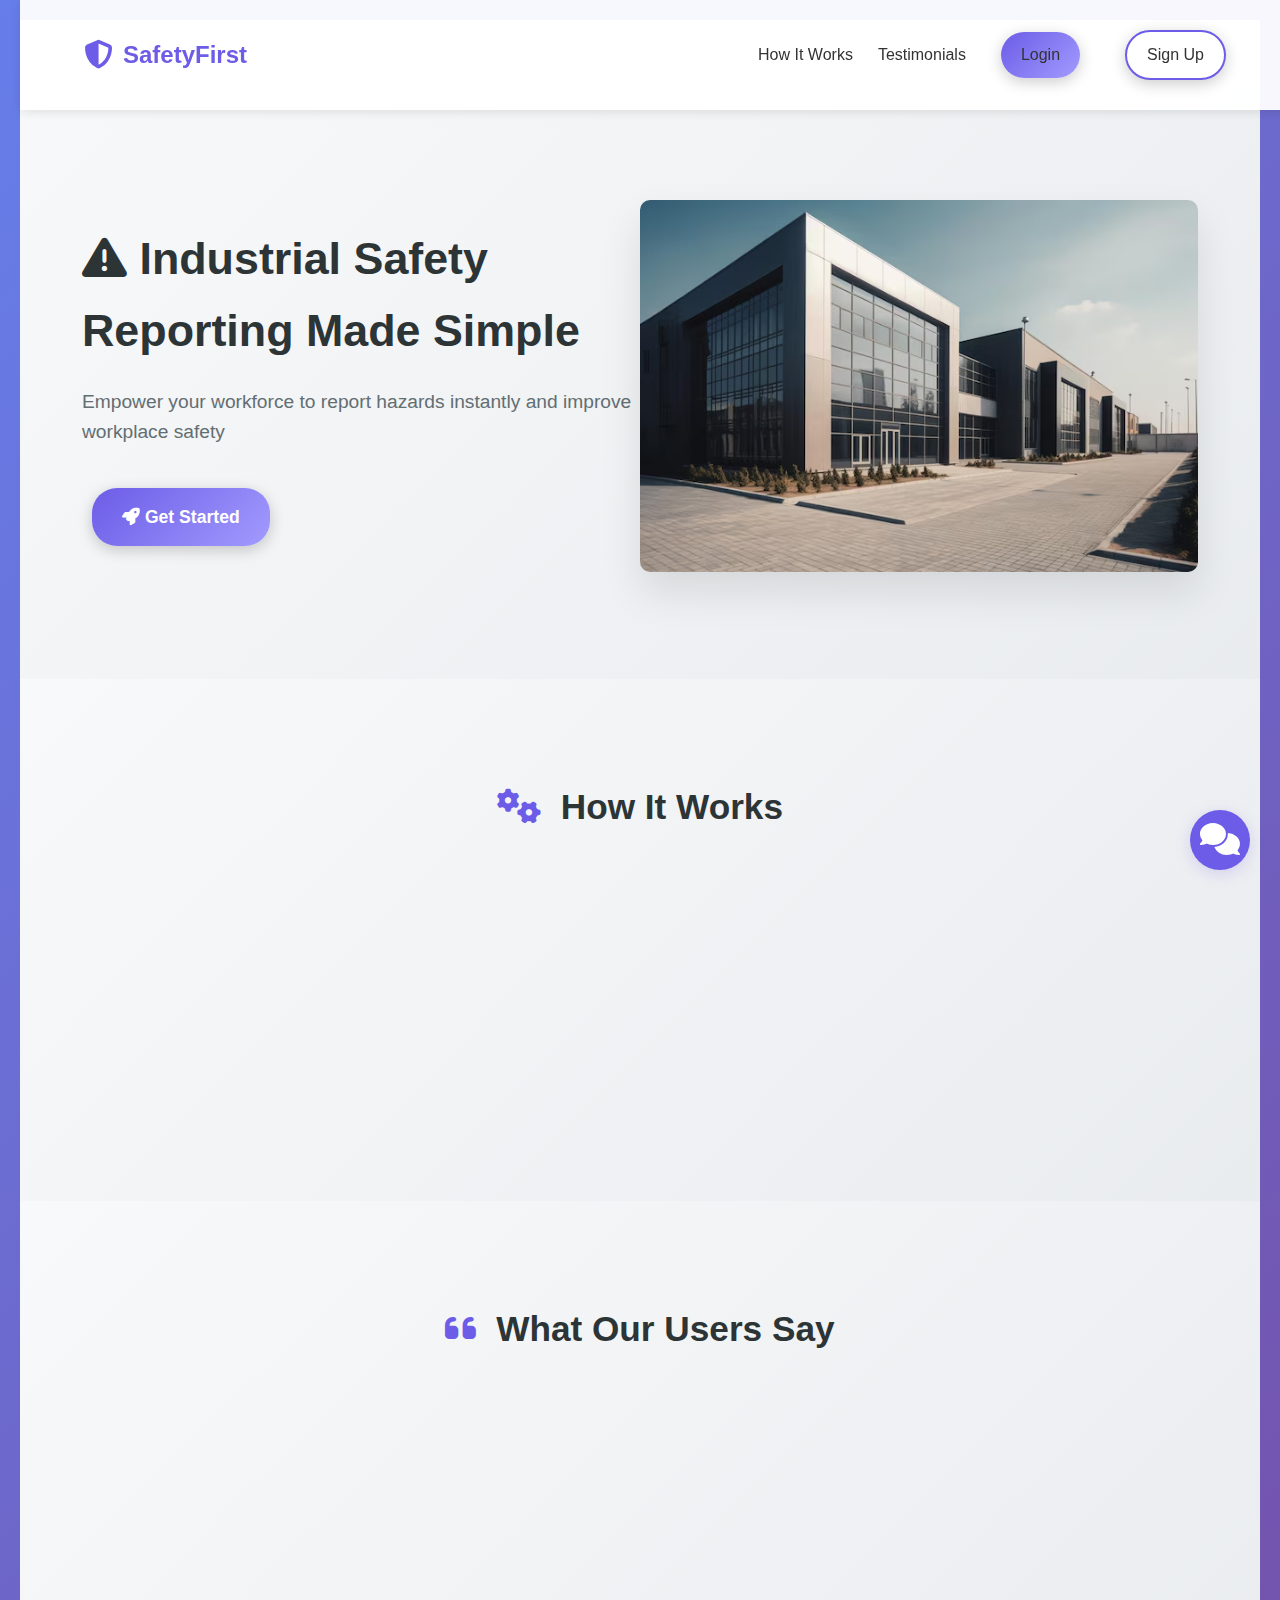
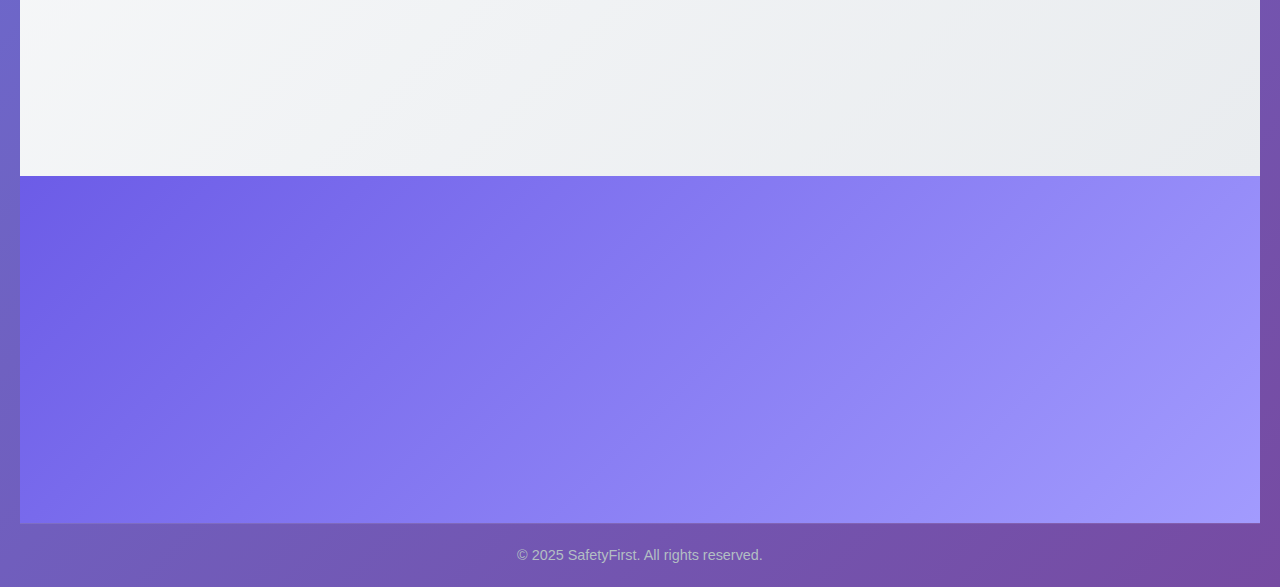
<file: index.html>
<!DOCTYPE html>
<html lang="en">
<head>
    <meta charset="UTF-8">
    <meta name="viewport" content="width=device-width, initial-scale=1.0">
    <title>SafetyFirst - Industrial Safety Reporting System</title>
     <link rel="stylesheet" href="styles.css">
    <link rel="stylesheet" href="https://cdnjs.cloudflare.com/ajax/libs/font-awesome/6.4.0/css/all.min.css">
    <style>
        * {
            margin: 0;
            padding: 0;
            box-sizing: border-box;
        }

        body {
            font-family: 'Segoe UI', Tahoma, Geneva, Verdana, sans-serif;
            background: linear-gradient(135deg, #667eea 0%, #764ba2 100%);
            min-height: 100vh;
            color: #333;
            line-height: 1.6;
        }

        /* Landing Page Styles */
        .landing-container {
            max-width: 100%;
            overflow-x: hidden;
        }

        .landing-nav {
            display: flex;
            justify-content: space-between;
            align-items: center;
            padding: 20px 5%;
            background: rgba(255, 255, 255, 0.95);
            box-shadow: 0 2px 10px rgba(0, 0, 0, 0.1);
            position: fixed;
            width: 100%;
            top: 0;
            z-index: 1000;
        }

        .logo {
            display: flex;
            align-items: center;
            font-size: 1.5rem;
            font-weight: bold;
            color: #6c5ce7;
            text-decoration: none;
        }

        .logo i {
            margin-right: 10px;
            font-size: 1.8rem;
        }

        .nav-links {
            display: flex;
            align-items: center;
            gap: 25px;
        }

        .nav-links a {
            text-decoration: none;
            color: #333;
            font-weight: 500;
            transition: color 0.3s;
        }

        .nav-links a:hover {
            color: #6c5ce7;
        }

        .btn {
            padding: 10px 20px;
            border-radius: 25px;
            text-decoration: none;
            transition: all 0.3s;
            font-weight: 600;
        }

        .btn-primary {
            background: linear-gradient(135deg, #6c5ce7, #a29bfe);
            color: white;
        }

        .btn-primary:hover {
            transform: translateY(-2px);
            box-shadow: 0 5px 15px rgba(108, 92, 231, 0.3);
        }

        .btn-secondary {
            background: white;
            color: #6c5ce7;
            border: 2px solid #6c5ce7;
        }

        .btn-secondary:hover {
            background: #f8f9fa;
            transform: translateY(-2px);
        }

        .hero {
            display: flex;
            align-items: center;
            justify-content: space-between;
            padding: 180px 5% 100px;
            background: linear-gradient(135deg, #f8f9fa 0%, #e9ecef 100%);
        }

        .hero-content {
            flex: 1;
            max-width: 600px;
        }

        .hero-content h1 {
            font-size: 2.8rem;
            margin-bottom: 20px;
            color: #2d3436;
        }

        .hero-content p {
            font-size: 1.2rem;
            color: #636e72;
            margin-bottom: 30px;
        }

        .hero-image {
            flex: 1;
            text-align: center;
        }

        .hero-image img {
            max-width: 100%;
            border-radius: 10px;
            box-shadow: 0 20px 40px rgba(0, 0, 0, 0.1);
        }

        .hero-buttons {
            display: flex;
            gap: 15px;
        }

        .btn-large {
            padding: 15px 30px !important;
            font-size: 1.1rem !important;
        }

        .how-it-works {
            padding: 100px 5%;
            background: linear-gradient(135deg, #f8f9fa 0%, #e9ecef 100%);
            text-align: center;
        }

        .section-title {
            font-size: 2.2rem;
            margin-bottom: 60px;
            color: #2d3436;
        }

        .section-title i {
            margin-right: 10px;
            color: #6c5ce7;
        }

        .steps {
            display: flex;
            flex-wrap: wrap;
            justify-content: center;
            gap: 30px;
            max-width: 1200px;
            margin: 0 auto;
        }

        .step {
            flex: 1;
            min-width: 250px;
            max-width: 300px;
            display: flex;
            align-items: flex-start;
            gap: 20px;
            text-align: left;
            background: white;
            padding: 30px;
            border-radius: 15px;
            box-shadow: 0 10px 30px rgba(0, 0, 0, 0.05);
        }

        .step-number {
            width: 50px;
            height: 50px;
            background: #6c5ce7;
            color: white;
            border-radius: 50%;
            display: flex;
            align-items: center;
            justify-content: center;
            font-size: 1.5rem;
            font-weight: bold;
        }

        .step-content h3 {
            font-size: 1.3rem;
            margin-bottom: 10px;
            color: #2d3436;
        }

        .step-content p {
            color: #636e72;
            line-height: 1.6;
        }

        .testimonials {
            padding: 100px 5%;
            background: linear-gradient(135deg, #f8f9fa 0%, #e9ecef 100%);
            text-align: center;
        }

        .testimonial-cards {
            display: flex;
            flex-wrap: wrap;
            justify-content: center;
            gap: 30px;
            max-width: 1200px;
            margin: 0 auto;
        }

        .testimonial-card {
            flex: 1;
            min-width: 300px;
            max-width: 500px;
            background: white;
            padding: 30px;
            border-radius: 15px;
            box-shadow: 0 10px 30px rgba(0, 0, 0, 0.05);
            text-align: left;
        }

        .testimonial-content {
            margin-bottom: 30px;
            font-size: 1.1rem;
            color: #636e72;
            font-style: italic;
            line-height: 1.6;
        }

        .testimonial-author {
            display: flex;
            align-items: center;
            gap: 15px;
        }

        .author-avatar {
            width: 50px;
            height: 50px;
            background: #6c5ce7;
            color: white;
            border-radius: 50%;
            display: flex;
            align-items: center;
            justify-content: center;
            font-size: 1.2rem;
        }

        .author-info h4 {
            font-size: 1.1rem;
            color: #2d3436;
            margin-bottom: 5px;
        }

        .author-info p {
            font-size: 0.9rem;
            color: #636e72;
        }

        .cta-section {
            padding: 100px 5%;
            background: linear-gradient(135deg, #6c5ce7 0%, #a29bfe 100%);
            text-align: center;
            color: white;
        }

        .cta-content h2 {
            font-size: 2.2rem;
            margin-bottom: 20px;
        }

        .cta-content p {
            font-size: 1.2rem;
            margin-bottom: 40px;
            opacity: 0.9;
        }

        .cta-buttons {
            display: flex;
            justify-content: center;
            gap: 20px;
        }

        .landing-footer {
            background: #2d3436;
            color: white;
            padding: 50px 5% 20px;
        }

        .footer-content {
            display: flex;
            flex-wrap: wrap;
            justify-content: space-between;
            max-width: 1200px;
            margin: 0 auto;
            padding-bottom: 50px;
        }

        .footer-logo {
            display: flex;
            align-items: center;
            font-size: 1.5rem;
            font-weight: bold;
            margin-bottom: 20px;
        }

        .footer-logo i {
            margin-right: 10px;
            font-size: 1.8rem;
            color: #6c5ce7;
        }

        .footer-links {
            display: flex;
            flex-wrap: wrap;
            gap: 50px;
        }

        .link-group {
            min-width: 150px;
        }

        .link-group h4 {
            font-size: 1.1rem;
            margin-bottom: 20px;
            color: #a29bfe;
        }

        .link-group a {
            display: block;
            color: #dfe6e9;
            text-decoration: none;
            margin-bottom: 10px;
            transition: color 0.3s;
        }

        .link-group a:hover {
            color: #6c5ce7;
        }

        .footer-copyright {
            text-align: center;
            padding-top: 20px;
            border-top: 1px solid rgba(255, 255, 255, 0.1);
            color: #b2bec3;
            font-size: 0.9rem;
        }

        /* Animation */
        @keyframes fadeInUp {
            from {
                opacity: 0;
                transform: translateY(30px);
            }
            to {
                opacity: 1;
                transform: translateY(0);
            }
        }

        .fade-in {
            animation: fadeInUp 1s ease;
        }

        /* Three columns for steps */
        .steps.three-cols {
            display: flex;
            flex-wrap: nowrap;
            justify-content: center;
            gap: 30px;
        }
        .steps.three-cols .step {
            flex: 1 1 0;
            min-width: 0;
            max-width: 350px;
        }
        @media (max-width: 1100px) {
            .steps.three-cols {
                flex-wrap: wrap;
            }
            .steps.three-cols .step {
                max-width: 100%;
            }
        }
        @media (max-width: 900px) {
            .steps.three-cols {
                flex-direction: column;
                gap: 20px;
            }
        }

        /* Responsive Design */
        @media (max-width: 768px) {
            .hero {
                flex-direction: column;
                padding: 120px 5% 60px;
            }
            
            .hero-content {
                margin-bottom: 50px;
                text-align: center;
            }
            
            .hero-buttons {
                justify-content: center;
            }
            
            .nav-links {
                display: none;
            }
            
            .steps, .cta-buttons {
                flex-direction: column;
            }
            
            .step {
                max-width: 100%;
            }
        }
    </style>
</head>
<body>
    <!-- Landing Page -->
    <div class="landing-container">
        <nav class="landing-nav">
            <a href="#" class="logo">
                <i class="fas fa-shield-alt"></i>
                <span>SafetyFirst</span>
            </a>
            <div class="nav-links">
                <a href="#how-it-works">How It Works</a>
                <a href="#testimonials">Testimonials</a>
                <a href="login.html" class="btn btn-primary">Login</a>
                <a href="signup.html" class="btn btn-secondary">Sign Up</a>
            </div>
        </nav>

        <header class="hero">
            <div class="hero-content">
                <h1 class="fade-in"><i class="fas fa-exclamation-triangle"></i> Industrial Safety Reporting Made Simple</h1>
                <p class="fade-in">Empower your workforce to report hazards instantly and improve workplace safety</p>
                <div class="hero-buttons fade-in">
                    <a href="signup.html" class="btn btn-primary btn-large"><i class="fas fa-rocket"></i> Get Started</a>
                </div>
            </div>
            <div class="hero-image fade-in">
                <img src="images/exterior-view-modern-industrial-building_756748-45399.avif" alt="Safety Reporting System">
                
            </div>
        </header>

        <section id="how-it-works" class="how-it-works">
            <h2 class="section-title"><i class="fas fa-cogs"></i> How It Works</h2>
            <div class="steps three-cols">
                <div class="step fade-in">
                    <div class="step-number">1</div>
                    <div class="step-content">
                        <h3>Identify Hazard</h3>
                        <p>Notice any unsafe condition or potential hazard in your workplace through routine inspections or employee reports.</p>
                    </div>
                </div>
                <div class="step fade-in">
                    <div class="step-number">2</div>
                    <div class="step-content">
                        <h3>Report Incident</h3>
                        <p>Use our simple form to document the issue with photos, location details, and hazard classification.</p>
                    </div>
                </div>
                <div class="step fade-in">
                    <div class="step-number">3</div>
                    <div class="step-content">
                        <h3>Safety Team Notified</h3>
                        <p>The appropriate safety personnel are immediately alerted based on hazard severity and location.</p>
                    </div>
                </div>
            </div>
        </section>

        <section id="testimonials" class="testimonials">
            <h2 class="section-title"><i class="fas fa-quote-left"></i> What Our Users Say</h2>
            <div class="testimonial-cards">
                <div class="testimonial-card fade-in">
                    <div class="testimonial-content">
                        <p>"This system has transformed our safety reporting process. Issues are resolved 50% faster now, and we've seen a 30% reduction in workplace incidents since implementation."</p>
                    </div>
                    <div class="testimonial-author">
                        <div class="author-avatar">
                            <i class="fas fa-user-tie"></i>
                        </div>
                        <div class="author-info">
                            <h4>John Smith</h4>
                            <p>Safety Manager, ABC Manufacturing</p>
                        </div>
                    </div>
                </div>
                <div class="testimonial-card fade-in">
                    <div class="testimonial-content">
                        <p>"The mobile access makes it so easy for our team to report hazards on the spot. We've increased reporting compliance from 60% to 95% in just three months."</p>
                    </div>
                    <div class="testimonial-author">
                        <div class="author-avatar">
                            <i class="fas fa-hard-hat"></i>
                        </div>
                        <div class="author-info">
                            <h4>Maria Garcia</h4>
                            <p>Floor Supervisor, XYZ Industries</p>
                        </div>
                    </div>
                </div>
            </div>
        </section>

        <section class="cta-section">
            <div class="cta-content fade-in">
                <h2>Ready to Improve Your Workplace Safety?</h2>
                <p>Join hundreds of companies that trust our safety reporting system to protect their most valuable asset - their people.</p>

            </div>
        </section>

    
            <div class="footer-copyright">
                <p>&copy; 2025 SafetyFirst. All rights reserved.</p>
            </div>
        </footer>
    </div>

    <!-- Chatbot Assistant Widget -->
    <div id="chatbot-assistant">
        <button id="chatbot-toggle" title="Chat with Safety Assistant">
            <i class="fas fa-comments"></i>
        </button>
        <div id="chatbot-window" style="display:none;">
            <div id="chatbot-header">
                <span>Safety Assistant</span>
                <button id="chatbot-close">&times;</button>
            </div>
            <div id="chatbot-messages"></div>
            <form id="chatbot-form">
                <input type="text" id="chatbot-input" placeholder="Type your question..." autocomplete="off" required />
                <button type="submit"><i class="fas fa-paper-plane"></i></button>
            </form>
        </div>
    </div>

    <script>
        // Smooth scrolling for navigation
        document.querySelectorAll('a[href^="#"]').forEach(anchor => {
            anchor.addEventListener('click', function (e) {
                e.preventDefault();
                const targetId = this.getAttribute('href');
                if (targetId === '#') return;
                const targetElement = document.querySelector(targetId);
                if (targetElement) {
                    targetElement.scrollIntoView({ behavior: 'smooth' });
                }
            });
        });

        // Animation on scroll
        const fadeElements = document.querySelectorAll('.fade-in');
        const observer = new IntersectionObserver((entries) => {
            entries.forEach(entry => {
                if (entry.isIntersecting) {
                    entry.target.style.opacity = 1;
                    entry.target.style.transform = 'translateY(0)';
                }
            });
        }, { threshold: 0.1 });
        fadeElements.forEach(element => {
            element.style.opacity = 0;
            element.style.transform = 'translateY(30px)';
            element.style.transition = 'opacity 0.6s ease, transform 0.6s ease';
            observer.observe(element);
        });

        // Chatbot Assistant Logic
        const chatbotToggle = document.getElementById('chatbot-toggle');
        const chatbotWindow = document.getElementById('chatbot-window');
        const chatbotClose = document.getElementById('chatbot-close');
        const chatbotForm = document.getElementById('chatbot-form');
        const chatbotInput = document.getElementById('chatbot-input');
        const chatbotMessages = document.getElementById('chatbot-messages');

        chatbotToggle.onclick = () => {
            chatbotWindow.style.display = 'block';
            chatbotToggle.style.display = 'none';
        };
        chatbotClose.onclick = () => {
            chatbotWindow.style.display = 'none';
            chatbotToggle.style.display = 'block';
        };

        function addMessage(text, sender = 'user') {
            const msg = document.createElement('div');
            msg.className = 'chatbot-msg ' + sender;
            msg.textContent = text;
            chatbotMessages.appendChild(msg);
            chatbotMessages.scrollTop = chatbotMessages.scrollHeight;
        }

        // Initial greeting
        addMessage('Hi! I am your Safety Assistant. Ask me how to file a report or any safety question.', 'bot');

        chatbotForm.onsubmit = async function(e) {
            e.preventDefault();
            const userText = chatbotInput.value.trim();
            if (!userText) return;
            addMessage(userText, 'user');
            chatbotInput.value = '';

            // Simulate bot response (replace with API call to OpenAI/Microsoft Bot Framework)
            let botReply = '';
            if (/fire|smoke|burn/i.test(userText)) {
                botReply = 'If you see a fire, activate the nearest alarm, evacuate immediately, and call emergency services.';
            } else if (/report|hazard|incident/i.test(userText)) {
                botReply = 'To file a safety report, click the "Get Started" button or go to the Login/Sign Up page.';
            } else if (/faq|help|question/i.test(userText)) {
                botReply = 'You can ask me about safety procedures, reporting steps, or workplace hazards.';
            } else {
                botReply = 'I am here to help with safety advice or reporting guidance. Please ask your question!';
            }
            setTimeout(() => addMessage(botReply, 'bot'), 700);
        };
    </script>
    <style>
        #chatbot-assistant {
            position: fixed;
            bottom: 30px;
            right: 30px;
            z-index: 2000;
        }
        #chatbot-toggle {
            background: #6c5ce7;
            color: white;
            border: none;
            border-radius: 50%;
            width: 60px;
            height: 60px;
            font-size: 2rem;
            box-shadow: 0 4px 16px rgba(108,92,231,0.2);
            cursor: pointer;
        }
        #chatbot-window {
            width: 320px;
            height: 420px;
            background: white;
            border-radius: 16px;
            box-shadow: 0 8px 32px rgba(44,62,80,0.18);
            display: flex;
            flex-direction: column;
            overflow: hidden;
            position: relative;
        }
        #chatbot-header {
            background: linear-gradient(135deg, #6c5ce7, #a29bfe);
            color: white;
            padding: 16px;
            font-weight: bold;
            display: flex;
            justify-content: space-between;
            align-items: center;
        }
        #chatbot-header button {
            background: none;
            border: none;
            color: white;
            font-size: 1.5rem;
            cursor: pointer;
        }
        #chatbot-messages {
            flex: 1;
            padding: 16px;
            overflow-y: auto;
            background: #f8f9fa;
        }
        .chatbot-msg {
            margin-bottom: 12px;
            padding: 10px 14px;
            border-radius: 12px;
            max-width: 80%;
            word-break: break-word;
        }
        .chatbot-msg.user {
            background: #a29bfe;
            color: white;
            align-self: flex-end;
        }
        .chatbot-msg.bot {
            background: #fff;
            color: #636e72;
            border: 1px solid #dfe6e9;
            align-self: flex-start;
        }
        #chatbot-form {
            display: flex;
            padding: 12px;
            border-top: 1px solid #eee;
            background: #fafafa;
        }
        #chatbot-input {
            flex: 1;
            padding: 8px 12px;
            border-radius: 8px;
            border: 1px solid #dfe6e9;
            font-size: 1rem;
        }
        #chatbot-form button {
            background: #6c5ce7;
            color: white;
            border: none;
            border-radius: 8px;
            padding: 0 16px;
            margin-left: 8px;
            font-size: 1.3rem;
            cursor: pointer;
        }
        @media (max-width: 500px) {
            #chatbot-window {
                width: 95vw;
                height: 60vh;
                right: 2vw;
                bottom: 2vh;
            }
        }
    </style>
</body>
</html>
</file>
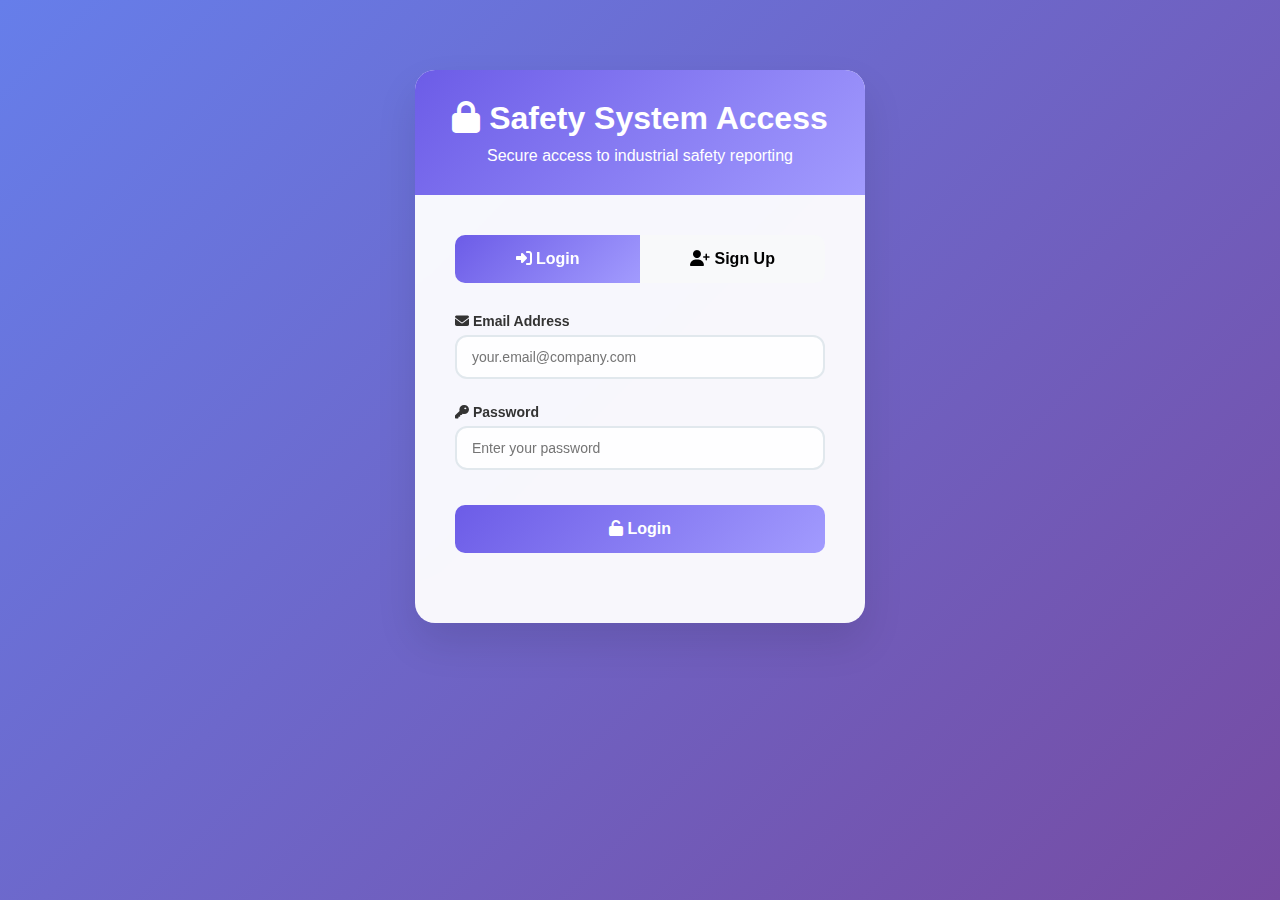
<file: Home.html>
<!DOCTYPE html>
<html lang="en">
<head>
    <meta charset="UTF-8">
    <meta name="viewport" content="width=device-width, initial-scale=1.0">
    <title>Safety Reporting System</title>
    <link rel="stylesheet" href="styles.css">
    <link rel="stylesheet" href="https://cdnjs.cloudflare.com/ajax/libs/font-awesome/6.4.0/css/all.min.css">
    <style>
        /* Modern gradient background and font */
        body {
            font-family: 'Segoe UI', Tahoma, Geneva, Verdana, sans-serif;
            background: linear-gradient(135deg, #667eea 0%, #764ba2 100%);
            min-height: 100vh;
            color: #333;
            line-height: 1.6;
        }
        .container {
            max-width: 1200px;
            margin: 0 auto;
            padding: 40px 5%;
        }
        .header {
            background: rgba(255,255,255,0.95);
            padding: 30px 5%;
            border-radius: 15px;
            margin-bottom: 40px;
            box-shadow: 0 2px 10px rgba(0,0,0,0.1);
            display: flex;
            flex-direction: column;
            align-items: flex-start;
        }
        .header h1 {
            font-size: 2.5rem;
            color: #6c5ce7;
            margin-bottom: 10px;
        }
        .header p {
            color: #636e72;
            margin-bottom: 10px;
        }
        .logout-btn {
            background: linear-gradient(135deg, #6c5ce7, #a29bfe);
            color: white;
            border: none;
            border-radius: 25px;
            padding: 10px 25px;
            font-weight: 600;
            margin-top: 10px;
            cursor: pointer;
            transition: all 0.3s;
        }
        .logout-btn:hover {
            box-shadow: 0 5px 15px rgba(108, 92, 231, 0.3);
            transform: translateY(-2px);
        }
        .main-content {
            background: rgba(255,255,255,0.95);
            border-radius: 15px;
            box-shadow: 0 2px 10px rgba(0,0,0,0.08);
            padding: 40px 5%;
        }
        .user-info {
            background: #f8f9fa;
            border-radius: 10px;
            padding: 20px;
            margin-bottom: 30px;
            box-shadow: 0 2px 8px rgba(108, 92, 231, 0.08);
        }
        .safety-officer-panel {
            background: #e9ecef;
            border-radius: 10px;
            padding: 20px;
            margin-bottom: 30px;
            color: #6c5ce7;
        }
        .reports-section {
            margin-top: 40px;
        }
        .report-item {
            background: white;
            border-radius: 10px;
            box-shadow: 0 2px 10px rgba(0,0,0,0.05);
            padding: 25px;
            margin-bottom: 25px;
        }
        .report-header {
            display: flex;
            align-items: center;
            gap: 15px;
            margin-bottom: 10px;
        }
        .severity-badge, .status-badge {
            padding: 4px 12px;
            border-radius: 12px;
            font-size: 13px;
            font-weight: bold;
            color: white;
        }
        .severity-badge.badge-low, .severity-badge.low { background: #4caf50; }
        .severity-badge.badge-medium, .severity-badge.medium { background: #ffc107; }
        .severity-badge.badge-high, .severity-badge.high { background: #ff9800; }
        .severity-badge.badge-critical, .severity-badge.critical { background: #f44336; }
        .status-badge { margin-left: 10px; }
        .photo-preview img {
            max-width: 100%;
            border-radius: 8px;
            box-shadow: 0 2px 8px rgba(0,0,0,0.08);
        }
        .submit-btn, .btn, .btn-secondary {
            background: linear-gradient(135deg, #6c5ce7, #a29bfe);
            color: white;
            border: none;
            border-radius: 25px;
            padding: 12px 30px;
            font-weight: 600;
            cursor: pointer;
            transition: all 0.3s;
        }
        .submit-btn:hover, .btn:hover, .btn-secondary:hover {
            box-shadow: 0 5px 15px rgba(108, 92, 231, 0.3);
            transform: translateY(-2px);
        }
        .btn-secondary {
            background: white;
            color: #6c5ce7;
            border: 2px solid #6c5ce7;
        }
        .severity-badges {
            display: flex;
            gap: 15px;
            margin-bottom: 10px;
        }
        .severity-option {
            display: flex;
            align-items: center;
            gap: 5px;
        }
        .severity-label {
            font-size: 1rem;
            color: #636e72;
        }
        .form-group label {
            color: #6c5ce7;
            font-weight: 600;
        }
        .form-group input, .form-group select, .form-group textarea {
            border-radius: 8px;
            border: 1px solid #dfe6e9;
            padding: 10px;
            margin-top: 5px;
            width: 100%;
            font-size: 1rem;
        }
        .form-group textarea {
            min-height: 80px;
        }
        @media (max-width: 768px) {
            .container, .main-content, .header {
                padding: 20px 2%;
            }
            .main-content {
                padding: 20px 2%;
            }
        }
    </style>
</head>
<body>
    <!-- Main Application -->
    <div id="mainApp" class="container">
        <div class="header">
            <h1><i class="fas fa-exclamation-triangle"></i> Safety Reporting System</h1>
            <p>Report safety hazards and substandard conditions instantly</p>
            <button class="logout-btn" onclick="logout()"><i class="fas fa-sign-out-alt"></i> Logout</button>
        </div>

        <div class="main-content">
            <div class="user-info">
                <strong><i class="fas fa-user"></i> Welcome, <span id="userName"></span></strong>
                <div style="font-size: 14px; margin-top: 5px;">
                    <i class="fas fa-user-tag"></i> Role: <span id="userRole"></span> | 
                    <i class="fas fa-building"></i> Department: <span id="userDepartment"></span>
                </div>
            </div>

            <div id="safetyOfficerPanel" class="safety-officer-panel hidden">
                <h3><i class="fas fa-shield-alt"></i> Safety Officer Dashboard</h3>
                <p>You have additional privileges to manage and investigate safety reports.</p>
            </div>

            <div id="alertContainerMain"></div>

            <form id="safetyReportForm">
                <div class="section">
                    <div class="form-group">
                        <label for="location"><i class="fas fa-map-marker-alt"></i> Location/Area</label>
                        <input type="text" id="location" name="location" required placeholder="Building, floor, room, or area description">
                    </div>
                </div>

                <div class="section">
                    <div class="camera-section">
                        <h3><i class="fas fa-camera"></i> Capture Evidence</h3>
                        <p>Take a photo of the safety hazard or substandard condition</p>
                        
                        <div class="camera-controls">
                            <button type="button" class="btn btn-secondary" onclick="startCamera()">
                                <i class="fas fa-video"></i> Start Camera
                            </button>
                            <button type="button" class="btn btn-danger" onclick="stopCamera()" id="stopBtn" style="display:none;">
                                <i class="fas fa-stop-circle"></i> Stop Camera
                            </button>
                        </div>

                        <video id="video" autoplay style="display:none;"></video>
                        <canvas id="canvas" style="display:none;"></canvas>
                        
                        <div class="camera-controls" id="captureControls" style="display:none;">
                            <button type="button" class="btn" onclick="capturePhoto()">
                                <i class="fas fa-camera"></i> Take Photo
                            </button>
                        </div>

                        <div class="photo-preview" id="photoPreview"></div>
                    </div>
                </div>

                <div class="section">
                    <div class="form-group">
                        <label for="hazardType"><i class="fas fa-biohazard"></i> Type of Hazard/Issue</label>
                        <select id="hazardType" name="hazardType" required>
                            <option value="">Select hazard type</option>
                            <option value="slip-fall"><i class="fas fa-walking"></i> Slip/Fall Hazard</option>
                            <option value="electrical"><i class="fas fa-bolt"></i> Electrical Issue</option>
                            <option value="chemical"><i class="fas fa-flask"></i> Chemical Spill/Leak</option>
                            <option value="equipment"><i class="fas fa-cogs"></i> Equipment Malfunction</option>
                            <option value="fire"><i class="fas fa-fire"></i> Fire Safety Issue</option>
                            <option value="structural"><i class="fas fa-building"></i> Structural Damage</option>
                            <option value="ergonomic"><i class="fas fa-chair"></i> Ergonomic Hazard</option>
                            <option value="ppe"><i class="fas fa-hard-hat"></i> PPE Related</option>
                            <option value="environmental"><i class="fas fa-leaf"></i> Environmental Concern</option>
                            <option value="other"><i class="fas fa-exclamation"></i> Other</option>
                        </select>
                    </div>

                    <div class="form-group">
                        <label><i class="fas fa-exclamation-circle"></i> Severity Level</label>
                        <div class="severity-badges">
                            <div class="severity-option">
                                <input type="radio" id="severityLow" name="severity" value="low" class="severity-low">
                                <label for="severityLow" class="severity-label"><i class="fas fa-check-circle"></i> Low</label>
                            </div>
                            <div class="severity-option">
                                <input type="radio" id="severityMedium" name="severity" value="medium" class="severity-medium">
                                <label for="severityMedium" class="severity-label"><i class="fas fa-exclamation"></i> Medium</label>
                            </div>
                            <div class="severity-option">
                                <input type="radio" id="severityHigh" name="severity" value="high" class="severity-high">
                                <label for="severityHigh" class="severity-label"><i class="fas fa-exclamation-triangle"></i> High</label>
                            </div>
                            <div class="severity-option">
                                <input type="radio" id="severityCritical" name="severity" value="critical" class="severity-critical">
                                <label for="severityCritical" class="severity-label"><i class="fas fa-skull-crossbones"></i> Critical</label>
                            </div>
                        </div>
                    </div>

                    <div class="form-group">
                        <label for="description"><i class="fas fa-align-left"></i> Detailed Description</label>
                        <textarea id="description" name="description" required 
                                placeholder="Describe the safety hazard, what you observed, potential risks, and any immediate actions taken..."></textarea>
                    </div>

                    <div class="form-group">
                        <label for="safetyOfficer"><i class="fas fa-user-shield"></i> Safety Officer</label>
                        <select id="safetyOfficer" name="safetyOfficer" required>
                            <option value="">Select safety officer</option>
                            <option value="john.smith@company.com">Luyanda Xhakaza - Building A</option>
                            <option value="sarah.jones@company.com">Konanani Maduguma - Building B</option>
                            <option value="mike.wilson@company.com">Uhone Makhari - Manufacturing</option>
                            <option value="lisa.brown@company.com">Lisa Brown - Warehouse</option>
                            <option value="emergency@company.com">Emergency Contact</option>
                        </select>
                    </div>
                </div>

                <div class="submit-section">
                    <button type="submit" class="submit-btn">
                        <i class="fas fa-bell"></i> Submit Safety Report
                    </button>
                </div>
            </form>

            <div class="reports-section">
                <h3><i class="fas fa-clipboard-list"></i> Recent Reports</h3>
                <div id="reportsContainer">
                    <p style="text-align: center; color: #666;">No reports submitted yet</p>
                </div>
            </div>
        </div>
    </div>

    <script src="script.js"></script>
    <script>
        // Initialize the app when the page loads
        document.addEventListener('DOMContentLoaded', function() {
            // Check if user is logged in
            if (!currentUser) {
                window.location.href = 'login.html';
                return;
            }
            
            // Update user info display
            document.getElementById('userName').textContent = currentUser.name;
            document.getElementById('userRole').textContent = currentUser.role.replace('_', ' ').toUpperCase();
            document.getElementById('userDepartment').textContent = currentUser.department.toUpperCase();
            
            // Show safety officer panel if applicable
            if (currentUser.role === 'safety_officer') {
                document.getElementById('safetyOfficerPanel').classList.remove('hidden');
            }
            
            displayReports();
            
            // Form submission
            document.getElementById('safetyReportForm').addEventListener('submit', function(e) {
                e.preventDefault();
                submitSafetyReport();
            });
        });
        
        // Auto-refresh user reports every 5 seconds to reflect status changes
        setInterval(displayReports, 5000);
    </script>
</body>
</html>
</file>
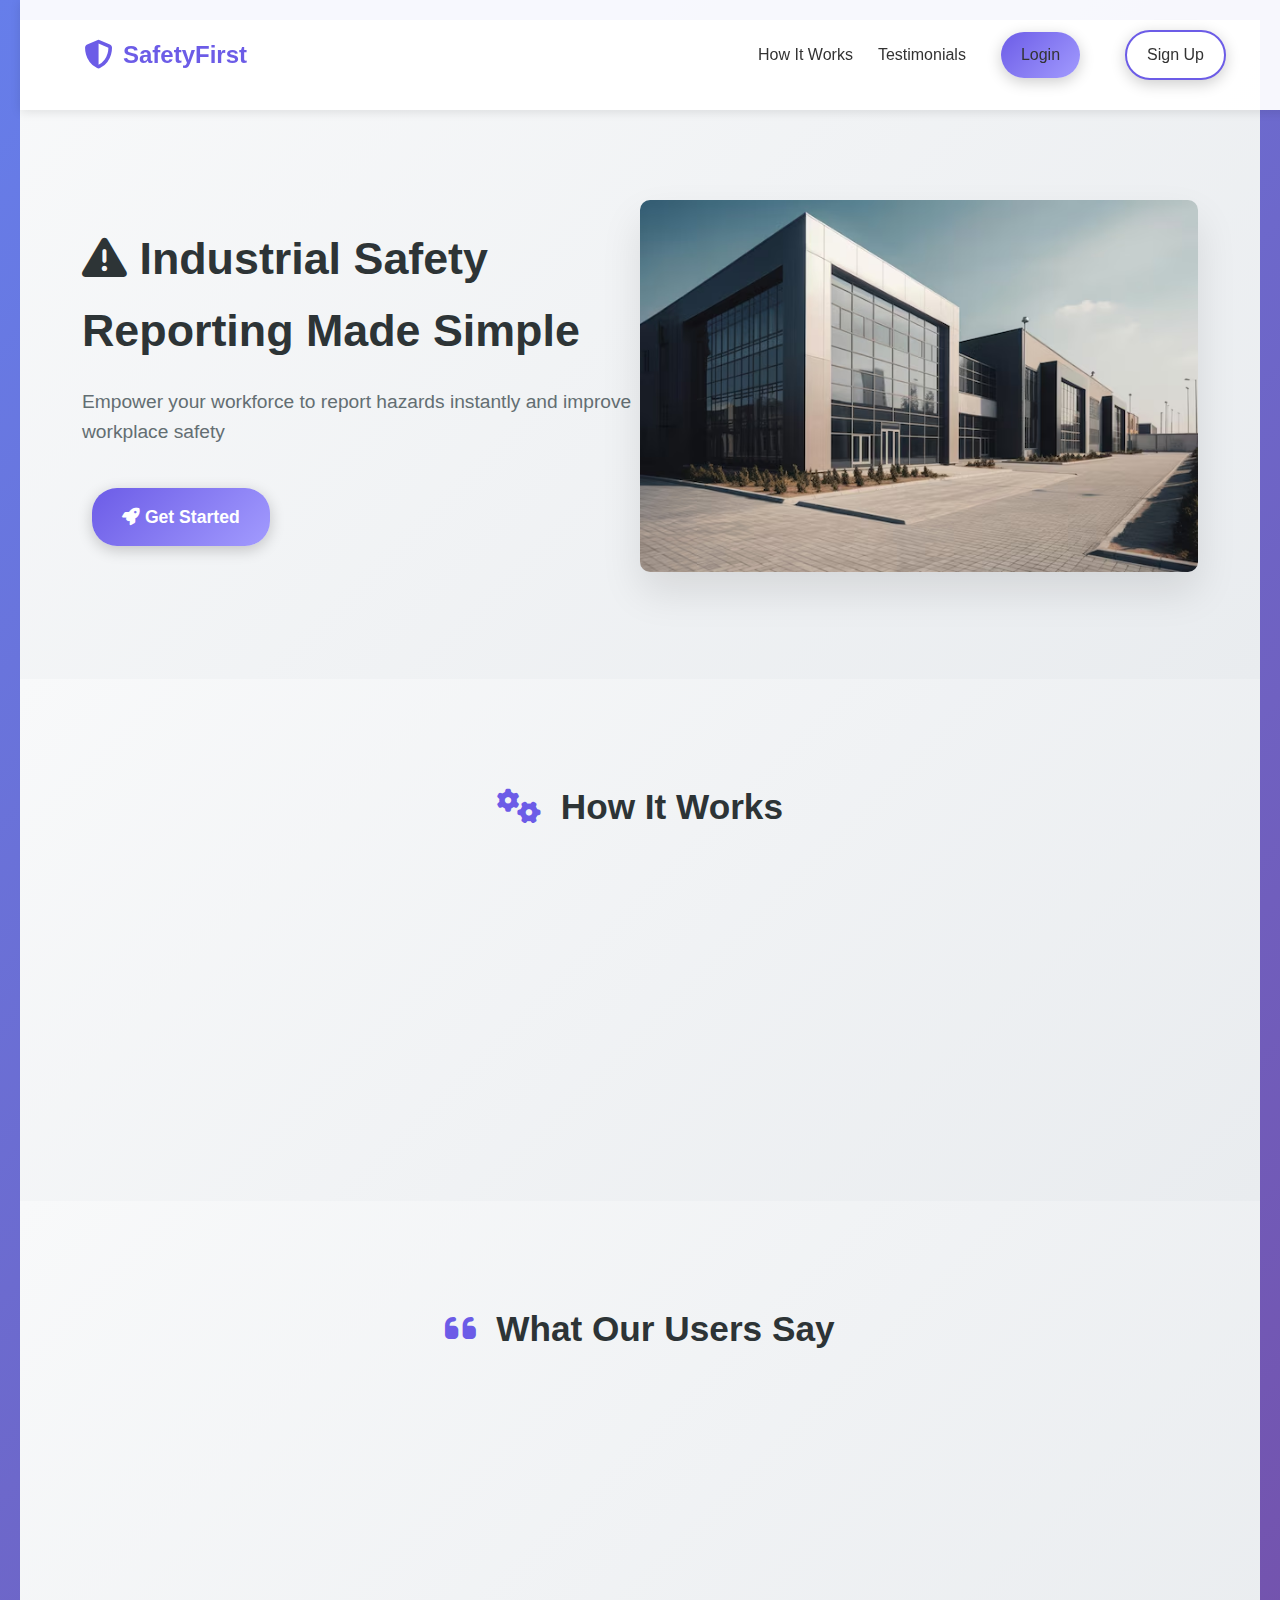
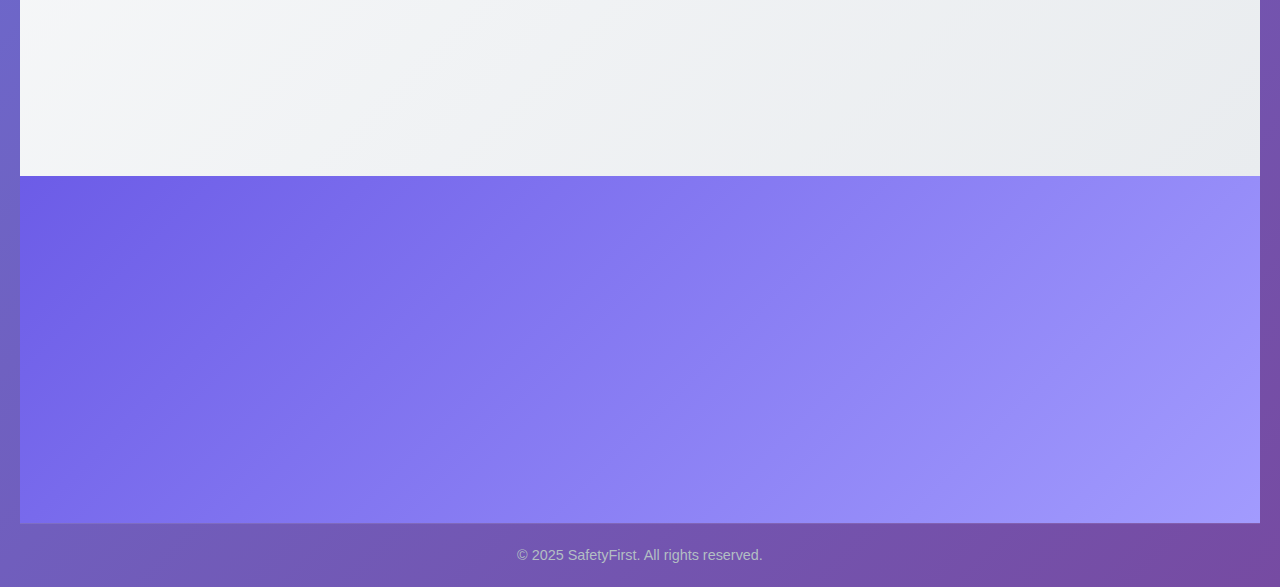
<file: landingpage.html>
<!DOCTYPE html>
<html lang="en">
<head>
    <meta charset="UTF-8">
    <meta name="viewport" content="width=device-width, initial-scale=1.0">
    <title>SafetyFirst - Industrial Safety Reporting System</title>
     <link rel="stylesheet" href="styles.css">
    <link rel="stylesheet" href="https://cdnjs.cloudflare.com/ajax/libs/font-awesome/6.4.0/css/all.min.css">
    <style>
        * {
            margin: 0;
            padding: 0;
            box-sizing: border-box;
        }

        body {
            font-family: 'Segoe UI', Tahoma, Geneva, Verdana, sans-serif;
            background: linear-gradient(135deg, #667eea 0%, #764ba2 100%);
            min-height: 100vh;
            color: #333;
            line-height: 1.6;
        }

        /* Landing Page Styles */
        .landing-container {
            max-width: 100%;
            overflow-x: hidden;
        }

        .landing-nav {
            display: flex;
            justify-content: space-between;
            align-items: center;
            padding: 20px 5%;
            background: rgba(255, 255, 255, 0.95);
            box-shadow: 0 2px 10px rgba(0, 0, 0, 0.1);
            position: fixed;
            width: 100%;
            top: 0;
            z-index: 1000;
        }

        .logo {
            display: flex;
            align-items: center;
            font-size: 1.5rem;
            font-weight: bold;
            color: #6c5ce7;
            text-decoration: none;
        }

        .logo i {
            margin-right: 10px;
            font-size: 1.8rem;
        }

        .nav-links {
            display: flex;
            align-items: center;
            gap: 25px;
        }

        .nav-links a {
            text-decoration: none;
            color: #333;
            font-weight: 500;
            transition: color 0.3s;
        }

        .nav-links a:hover {
            color: #6c5ce7;
        }

        .btn {
            padding: 10px 20px;
            border-radius: 25px;
            text-decoration: none;
            transition: all 0.3s;
            font-weight: 600;
        }

        .btn-primary {
            background: linear-gradient(135deg, #6c5ce7, #a29bfe);
            color: white;
        }

        .btn-primary:hover {
            transform: translateY(-2px);
            box-shadow: 0 5px 15px rgba(108, 92, 231, 0.3);
        }

        .btn-secondary {
            background: white;
            color: #6c5ce7;
            border: 2px solid #6c5ce7;
        }

        .btn-secondary:hover {
            background: #f8f9fa;
            transform: translateY(-2px);
        }

        .hero {
            display: flex;
            align-items: center;
            justify-content: space-between;
            padding: 180px 5% 100px;
            background: linear-gradient(135deg, #f8f9fa 0%, #e9ecef 100%);
        }

        .hero-content {
            flex: 1;
            max-width: 600px;
        }

        .hero-content h1 {
            font-size: 2.8rem;
            margin-bottom: 20px;
            color: #2d3436;
        }

        .hero-content p {
            font-size: 1.2rem;
            color: #636e72;
            margin-bottom: 30px;
        }

        .hero-image {
            flex: 1;
            text-align: center;
        }

        .hero-image img {
            max-width: 100%;
            border-radius: 10px;
            box-shadow: 0 20px 40px rgba(0, 0, 0, 0.1);
        }

        .hero-buttons {
            display: flex;
            gap: 15px;
        }

        .btn-large {
            padding: 15px 30px !important;
            font-size: 1.1rem !important;
        }

        .how-it-works {
            padding: 100px 5%;
            background: linear-gradient(135deg, #f8f9fa 0%, #e9ecef 100%);
            text-align: center;
        }

        .section-title {
            font-size: 2.2rem;
            margin-bottom: 60px;
            color: #2d3436;
        }

        .section-title i {
            margin-right: 10px;
            color: #6c5ce7;
        }

        .steps {
            display: flex;
            flex-wrap: wrap;
            justify-content: center;
            gap: 30px;
            max-width: 1200px;
            margin: 0 auto;
        }

        .step {
            flex: 1;
            min-width: 250px;
            max-width: 300px;
            display: flex;
            align-items: flex-start;
            gap: 20px;
            text-align: left;
            background: white;
            padding: 30px;
            border-radius: 15px;
            box-shadow: 0 10px 30px rgba(0, 0, 0, 0.05);
        }

        .step-number {
            width: 50px;
            height: 50px;
            background: #6c5ce7;
            color: white;
            border-radius: 50%;
            display: flex;
            align-items: center;
            justify-content: center;
            font-size: 1.5rem;
            font-weight: bold;
        }

        .step-content h3 {
            font-size: 1.3rem;
            margin-bottom: 10px;
            color: #2d3436;
        }

        .step-content p {
            color: #636e72;
            line-height: 1.6;
        }

        .testimonials {
            padding: 100px 5%;
            background: linear-gradient(135deg, #f8f9fa 0%, #e9ecef 100%);
            text-align: center;
        }

        .testimonial-cards {
            display: flex;
            flex-wrap: wrap;
            justify-content: center;
            gap: 30px;
            max-width: 1200px;
            margin: 0 auto;
        }

        .testimonial-card {
            flex: 1;
            min-width: 300px;
            max-width: 500px;
            background: white;
            padding: 30px;
            border-radius: 15px;
            box-shadow: 0 10px 30px rgba(0, 0, 0, 0.05);
            text-align: left;
        }

        .testimonial-content {
            margin-bottom: 30px;
            font-size: 1.1rem;
            color: #636e72;
            font-style: italic;
            line-height: 1.6;
        }

        .testimonial-author {
            display: flex;
            align-items: center;
            gap: 15px;
        }

        .author-avatar {
            width: 50px;
            height: 50px;
            background: #6c5ce7;
            color: white;
            border-radius: 50%;
            display: flex;
            align-items: center;
            justify-content: center;
            font-size: 1.2rem;
        }

        .author-info h4 {
            font-size: 1.1rem;
            color: #2d3436;
            margin-bottom: 5px;
        }

        .author-info p {
            font-size: 0.9rem;
            color: #636e72;
        }

        .cta-section {
            padding: 100px 5%;
            background: linear-gradient(135deg, #6c5ce7 0%, #a29bfe 100%);
            text-align: center;
            color: white;
        }

        .cta-content h2 {
            font-size: 2.2rem;
            margin-bottom: 20px;
        }

        .cta-content p {
            font-size: 1.2rem;
            margin-bottom: 40px;
            opacity: 0.9;
        }

        .cta-buttons {
            display: flex;
            justify-content: center;
            gap: 20px;
        }

        .landing-footer {
            background: #2d3436;
            color: white;
            padding: 50px 5% 20px;
        }

        .footer-content {
            display: flex;
            flex-wrap: wrap;
            justify-content: space-between;
            max-width: 1200px;
            margin: 0 auto;
            padding-bottom: 50px;
        }

        .footer-logo {
            display: flex;
            align-items: center;
            font-size: 1.5rem;
            font-weight: bold;
            margin-bottom: 20px;
        }

        .footer-logo i {
            margin-right: 10px;
            font-size: 1.8rem;
            color: #6c5ce7;
        }

        .footer-links {
            display: flex;
            flex-wrap: wrap;
            gap: 50px;
        }

        .link-group {
            min-width: 150px;
        }

        .link-group h4 {
            font-size: 1.1rem;
            margin-bottom: 20px;
            color: #a29bfe;
        }

        .link-group a {
            display: block;
            color: #dfe6e9;
            text-decoration: none;
            margin-bottom: 10px;
            transition: color 0.3s;
        }

        .link-group a:hover {
            color: #6c5ce7;
        }

        .footer-copyright {
            text-align: center;
            padding-top: 20px;
            border-top: 1px solid rgba(255, 255, 255, 0.1);
            color: #b2bec3;
            font-size: 0.9rem;
        }

        /* Animation */
        @keyframes fadeInUp {
            from {
                opacity: 0;
                transform: translateY(30px);
            }
            to {
                opacity: 1;
                transform: translateY(0);
            }
        }

        .fade-in {
            animation: fadeInUp 1s ease;
        }

        /* Three columns for steps */
        .steps.three-cols {
            display: flex;
            flex-wrap: nowrap;
            justify-content: center;
            gap: 30px;
        }
        .steps.three-cols .step {
            flex: 1 1 0;
            min-width: 0;
            max-width: 350px;
        }
        @media (max-width: 1100px) {
            .steps.three-cols {
                flex-wrap: wrap;
            }
            .steps.three-cols .step {
                max-width: 100%;
            }
        }
        @media (max-width: 900px) {
            .steps.three-cols {
                flex-direction: column;
                gap: 20px;
            }
        }

        /* Responsive Design */
        @media (max-width: 768px) {
            .hero {
                flex-direction: column;
                padding: 120px 5% 60px;
            }
            
            .hero-content {
                margin-bottom: 50px;
                text-align: center;
            }
            
            .hero-buttons {
                justify-content: center;
            }
            
            .nav-links {
                display: none;
            }
            
            .steps, .cta-buttons {
                flex-direction: column;
            }
            
            .step {
                max-width: 100%;
            }
        }
    </style>
</head>
<body>
    <!-- Landing Page -->
    <div class="landing-container">
        <nav class="landing-nav">
            <a href="#" class="logo">
                <i class="fas fa-shield-alt"></i>
                <span>SafetyFirst</span>
            </a>
            <div class="nav-links">
                <a href="#how-it-works">How It Works</a>
                <a href="#testimonials">Testimonials</a>
                <a href="login.html" class="btn btn-primary">Login</a>
                <a href="signup.html" class="btn btn-secondary">Sign Up</a>
            </div>
        </nav>

        <header class="hero">
            <div class="hero-content">
                <h1 class="fade-in"><i class="fas fa-exclamation-triangle"></i> Industrial Safety Reporting Made Simple</h1>
                <p class="fade-in">Empower your workforce to report hazards instantly and improve workplace safety</p>
                <div class="hero-buttons fade-in">
                    <a href="signup.html" class="btn btn-primary btn-large"><i class="fas fa-rocket"></i> Get Started</a>
                </div>
            </div>
            <div class="hero-image fade-in">
                <img src="\Safety_First\images\exterior-view-modern-industrial-building_756748-45399.avif" alt="Safety Reporting System">
                
            </div>
        </header>

        <section id="how-it-works" class="how-it-works">
            <h2 class="section-title"><i class="fas fa-cogs"></i> How It Works</h2>
            <div class="steps three-cols">
                <div class="step fade-in">
                    <div class="step-number">1</div>
                    <div class="step-content">
                        <h3>Identify Hazard</h3>
                        <p>Notice any unsafe condition or potential hazard in your workplace through routine inspections or employee reports.</p>
                    </div>
                </div>
                <div class="step fade-in">
                    <div class="step-number">2</div>
                    <div class="step-content">
                        <h3>Report Incident</h3>
                        <p>Use our simple form to document the issue with photos, location details, and hazard classification.</p>
                    </div>
                </div>
                <div class="step fade-in">
                    <div class="step-number">3</div>
                    <div class="step-content">
                        <h3>Safety Team Notified</h3>
                        <p>The appropriate safety personnel are immediately alerted based on hazard severity and location.</p>
                    </div>
                </div>
            </div>
        </section>

        <section id="testimonials" class="testimonials">
            <h2 class="section-title"><i class="fas fa-quote-left"></i> What Our Users Say</h2>
            <div class="testimonial-cards">
                <div class="testimonial-card fade-in">
                    <div class="testimonial-content">
                        <p>"This system has transformed our safety reporting process. Issues are resolved 50% faster now, and we've seen a 30% reduction in workplace incidents since implementation."</p>
                    </div>
                    <div class="testimonial-author">
                        <div class="author-avatar">
                            <i class="fas fa-user-tie"></i>
                        </div>
                        <div class="author-info">
                            <h4>John Smith</h4>
                            <p>Safety Manager, ABC Manufacturing</p>
                        </div>
                    </div>
                </div>
                <div class="testimonial-card fade-in">
                    <div class="testimonial-content">
                        <p>"The mobile access makes it so easy for our team to report hazards on the spot. We've increased reporting compliance from 60% to 95% in just three months."</p>
                    </div>
                    <div class="testimonial-author">
                        <div class="author-avatar">
                            <i class="fas fa-hard-hat"></i>
                        </div>
                        <div class="author-info">
                            <h4>Maria Garcia</h4>
                            <p>Floor Supervisor, XYZ Industries</p>
                        </div>
                    </div>
                </div>
            </div>
        </section>

        <section class="cta-section">
            <div class="cta-content fade-in">
                <h2>Ready to Improve Your Workplace Safety?</h2>
                <p>Join hundreds of companies that trust our safety reporting system to protect their most valuable asset - their people.</p>

            </div>
        </section>

    
            <div class="footer-copyright">
                <p>&copy; 2025 SafetyFirst. All rights reserved.</p>
            </div>
        </footer>
    </div>

    <script>
        // Smooth scrolling for navigation
        document.querySelectorAll('a[href^="#"]').forEach(anchor => {
            anchor.addEventListener('click', function (e) {
                e.preventDefault();
                
                const targetId = this.getAttribute('href');
                if (targetId === '#') return;
                
                const targetElement = document.querySelector(targetId);
                if (targetElement) {
                    targetElement.scrollIntoView({
                        behavior: 'smooth'
                    });
                }
            });
        });

        // Animation on scroll
        const fadeElements = document.querySelectorAll('.fade-in');
        
        const observer = new IntersectionObserver((entries) => {
            entries.forEach(entry => {
                if (entry.isIntersecting) {
                    entry.target.style.opacity = 1;
                    entry.target.style.transform = 'translateY(0)';
                }
            });
        }, { threshold: 0.1 });

        fadeElements.forEach(element => {
            element.style.opacity = 0;
            element.style.transform = 'translateY(30px)';
            element.style.transition = 'opacity 0.6s ease, transform 0.6s ease';
            observer.observe(element);
        });
    </script>
</body>
</html>
</file>
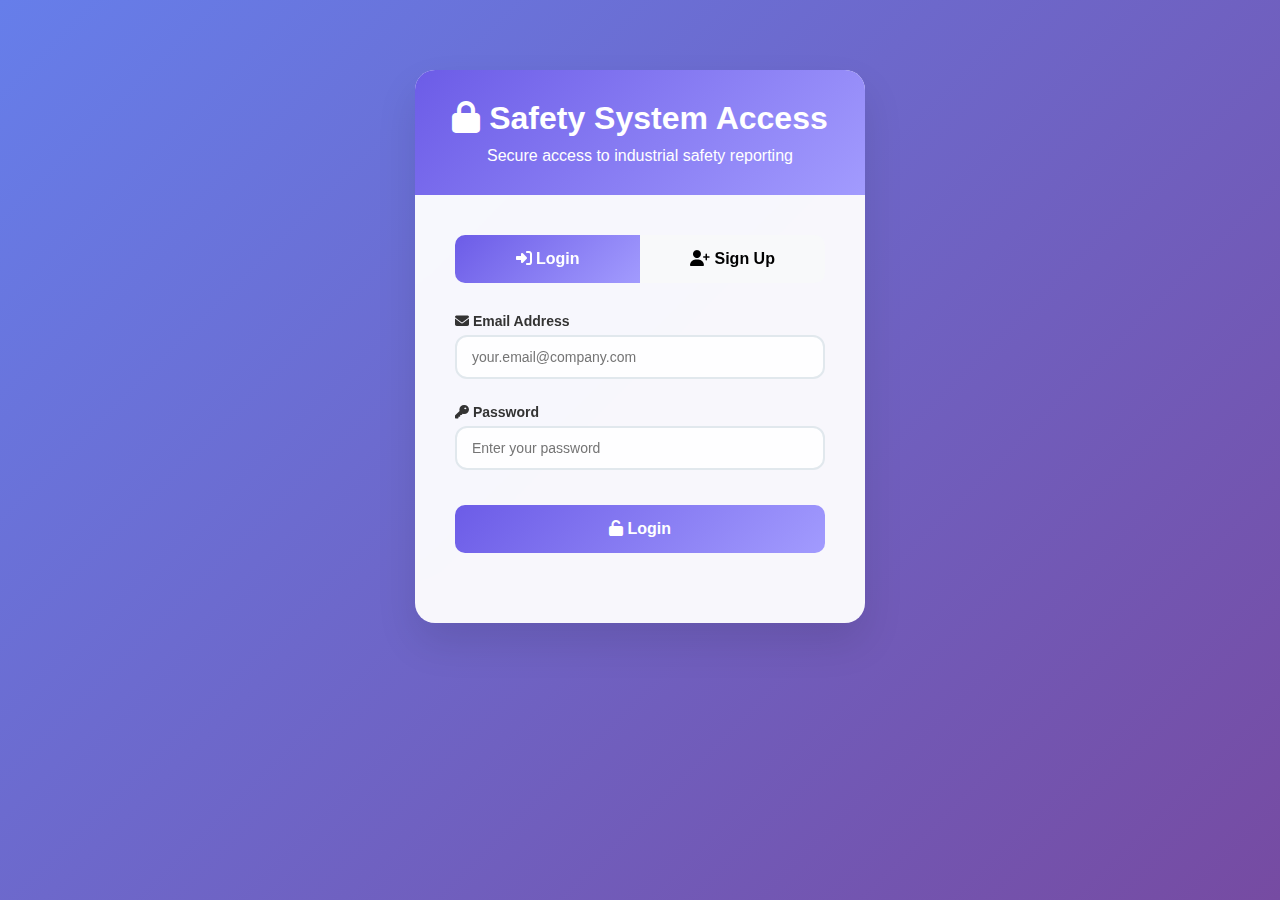
<file: login.html>
<!DOCTYPE html>
<html lang="en">
<head>
    <meta charset="UTF-8">
    <meta name="viewport" content="width=device-width, initial-scale=1.0">
    <title>Login - Safety Reporting System</title>
    <link rel="stylesheet" href="styles.css">
    <link rel="stylesheet" href="https://cdnjs.cloudflare.com/ajax/libs/font-awesome/6.4.0/css/all.min.css">
</head>
<body>
    <!-- Authentication Page--> 
    <div class="auth-container">
        <div class="auth-header">
            <h2><i class="fas fa-lock"></i> Safety System Access</h2>
            <p>Secure access to industrial safety reporting</p>
        </div>

        <div class="auth-form">
            <div id="alertContainer"></div>

            <div class="auth-tabs">
                <button class="auth-tab active"><i class="fas fa-sign-in-alt"></i> Login</button>
                <button class="auth-tab" onclick="window.location.href='signup.html'"><i class="fas fa-user-plus"></i> Sign Up</button>
            </div>

            <!-- Login Form -->
            <div>
                <form id="loginFormElement">
                    <div class="form-group">
                        <label for="loginEmail"><i class="fas fa-envelope"></i> Email Address</label>
                        <input type="email" id="loginEmail" name="email" required 
                            placeholder="your.email@company.com">
                    </div>

                    <div class="form-group">
                        <label for="loginPassword"><i class="fas fa-key"></i> Password</label>
                        <input type="password" id="loginPassword" name="password" required 
                            placeholder="Enter your password">
                    </div>

                    <button type="submit" class="auth-btn">
                        <i class="fas fa-unlock"></i> Login
                    </button>
                </form>
                <div style="text-align: center; margin-top: 20px; color: #666; font-size: 14px;"></div>
            </div>
        </div>
    </div>

    <script src="script.js"></script>
    <script>
        document.addEventListener('DOMContentLoaded', function() {
            // Check if user is already logged in
            if (currentUser) {
                window.location.href = 'Home.html';
                return;
            }

            // Form submission
            document.getElementById('loginFormElement').addEventListener('submit', function(e) {
                e.preventDefault();
                const email = document.getElementById('loginEmail').value;
                const password = document.getElementById('loginPassword').value;
                
                if (login(email, password)) {
                    window.location.href = 'Home.html';
                }
            });
        });
    </script>
</body>
</html>
</file>
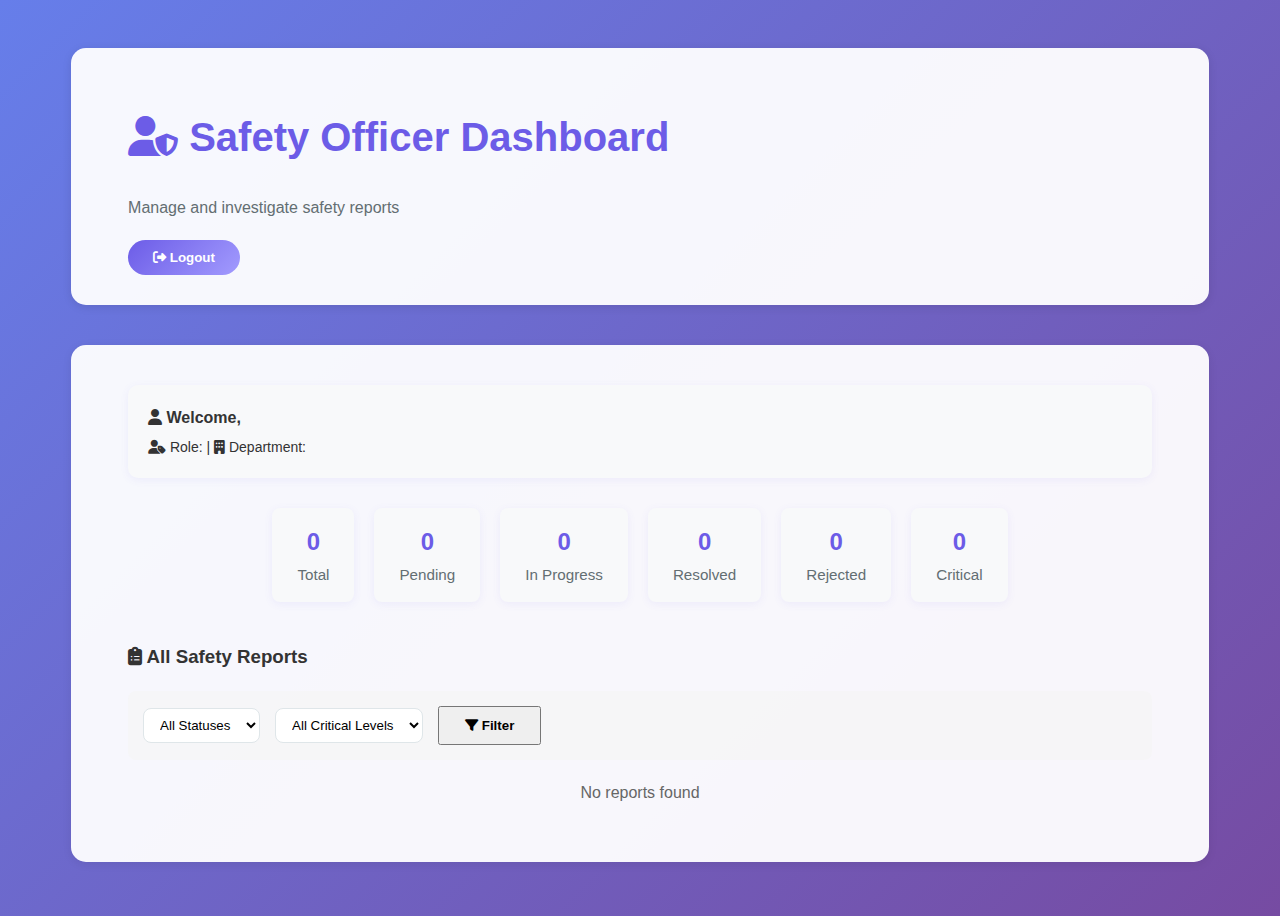
<file: safety-officer.html>
<!DOCTYPE html>
<html lang="en">
<head>
    <meta charset="UTF-8">
    <meta name="viewport" content="width=device-width, initial-scale=1.0">
    <title>Safety Officer Dashboard - Safety Reporting System</title>
    <link rel="stylesheet" href="https://cdnjs.cloudflare.com/ajax/libs/font-awesome/6.4.0/css/all.min.css">
    <style>
        /* Modern gradient background and font */
        body {
            font-family: 'Segoe UI', Tahoma, Geneva, Verdana, sans-serif;
            background: linear-gradient(135deg, #667eea 0%, #764ba2 100%);
            min-height: 100vh;
            color: #333;
            line-height: 1.6;
        }
        .container {
            max-width: 1200px;
            margin: 0 auto;
            padding: 40px 5%;
        }
        .header {
            background: rgba(255,255,255,0.95);
            padding: 30px 5%;
            border-radius: 15px;
            margin-bottom: 40px;
            box-shadow: 0 2px 10px rgba(0,0,0,0.1);
            display: flex;
            flex-direction: column;
            align-items: flex-start;
        }
        .header h1 {
            font-size: 2.5rem;
            color: #6c5ce7;
            margin-bottom: 10px;
        }
        .header p {
            color: #636e72;
            margin-bottom: 10px;
        }
        .logout-btn {
            background: linear-gradient(135deg, #6c5ce7, #a29bfe);
            color: white;
            border: none;
            border-radius: 25px;
            padding: 10px 25px;
            font-weight: 600;
            margin-top: 10px;
            cursor: pointer;
            transition: all 0.3s;
        }
        .logout-btn:hover {
            box-shadow: 0 5px 15px rgba(108, 92, 231, 0.3);
            transform: translateY(-2px);
        }
        .main-content {
            background: rgba(255,255,255,0.95);
            border-radius: 15px;
            box-shadow: 0 2px 10px rgba(0,0,0,0.08);
            padding: 40px 5%;
        }
        .user-info {
            background: #f8f9fa;
            border-radius: 10px;
            padding: 20px;
            margin-bottom: 30px;
            box-shadow: 0 2px 8px rgba(108, 92, 231, 0.08);
        }
        .reports-section {
            margin-top: 40px;
        }
        .report-item {
            background: white;
            border-radius: 10px;
            box-shadow: 0 2px 10px rgba(0,0,0,0.05);
            padding: 25px;
            margin-bottom: 25px;
        }
        .report-header {
            display: flex;
            align-items: center;
            gap: 15px;
            margin-bottom: 10px;
        }
        .severity-badge, .status-badge {
            padding: 4px 12px;
            border-radius: 12px;
            font-size: 13px;
            font-weight: bold;
            color: white;
        }
        .severity-badge.badge-low, .severity-badge.low { background: #4caf50; }
        .severity-badge.badge-medium, .severity-badge.medium { background: #ffc107; }
        .severity-badge.badge-high, .severity-badge.high { background: #ff9800; }
        .severity-badge.badge-critical, .severity-badge.critical { background: #f44336; }
        .status-badge { margin-left: 10px; }
        .photo-preview img {
            max-width: 100%;
            border-radius: 8px;
            box-shadow: 0 2px 8px rgba(0,0,0,0.08);
        }
        .btn-status, .submit-btn, .btn, .btn-secondary {
            background: linear-gradient(135deg, #6c5ce7, #a29bfe);
            color: white;
            border: none;
            border-radius: 25px;
            padding: 12px 30px;
            font-weight: 600;
            cursor: pointer;
            transition: all 0.3s;
        }
        .btn-status:hover, .submit-btn:hover, .btn:hover, .btn-secondary:hover {
            box-shadow: 0 5px 15px rgba(108, 92, 231, 0.3);
            transform: translateY(-2px);
        }
        .btn-secondary {
            background: white;
            color: #6c5ce7;
            border: 2px solid #6c5ce7;
        }
        .report-filters {
            display: flex;
            gap: 15px;
            margin-bottom: 20px;
            align-items: center;
            background: rgba(245, 245, 245, 0.7);
            padding: 15px;
            border-radius: 8px;
        }
        .report-filters select {
            padding: 8px 12px;
            border-radius: 8px;
            border: 1px solid #dfe6e9;
            background-color: white;
        }
        .report-filters button {
            padding: 10px 25px;
            font-weight: 600;
        }
        .alert {
            padding: 12px 15px;
            border-radius: 8px;
            margin-bottom: 15px;
            font-weight: 500;
        }
        .alert-success {
            background-color: #e8f5e9;
            color: #2e7d32;
            border-left: 4px solid #4caf50;
        }
        .alert-error {
            background-color: #ffebee;
            color: #c62828;
            border-left: 4px solid #f44336;
        }
        .stats-bar {
            display: flex;
            gap: 20px;
            margin-bottom: 20px;
            justify-content: center;
        }
        .stat {
            background: #f8f9fa;
            border-radius: 8px;
            padding: 15px 25px;
            box-shadow: 0 2px 8px rgba(108, 92, 231, 0.08);
            text-align: center;
        }
        .stat-number {
            font-size: 1.5rem;
            font-weight: bold;
            color: #6c5ce7;
            display: block;
        }
        .stat-label {
            font-size: 0.95rem;
            color: #636e72;
        }
        @media (max-width: 768px) {
            .container, .main-content, .header {
                padding: 20px 2%;
            }
            .main-content {
                padding: 20px 2%;
            }
            .stats-bar {
                flex-direction: column;
                gap: 10px;
            }
        }
        .btn-status.active-status {
            outline: 2px solid #222;
            box-shadow: 0 0 8px #6c5ce7;
        }
    </style>
</head>
<body>
    <div class="container">
        <div class="header">
            <h1><i class="fas fa-user-shield"></i> Safety Officer Dashboard</h1>
            <p>Manage and investigate safety reports</p>
            <button class="logout-btn" onclick="logout()"><i class="fas fa-sign-out-alt"></i> Logout</button>
        </div>

        <div class="main-content">
            <div class="user-info">
                <strong><i class="fas fa-user"></i> Welcome, <span id="userName"></span></strong>
                <div style="font-size: 14px; margin-top: 5px;">
                    <i class="fas fa-user-tag"></i> Role: <span id="userRole"></span> | 
                    <i class="fas fa-building"></i> Department: <span id="userDepartment"></span>
                </div>
            </div>

            <div id="alertContainerMain"></div>

            <div id="reportStats" style="margin-bottom: 20px;"></div>

            <div class="reports-section">
                <h3><i class="fas fa-clipboard-list"></i> All Safety Reports</h3>
                <div class="report-filters">
                    <select id="statusFilter">
                        <option value="all">All Statuses</option>
                        <option value="pending">Pending</option>
                        <option value="in-progress">In Progress</option>
                        <option value="resolved">Resolved</option>
                        <option value="rejected">Rejected</option>
                    </select>
                    <select id="severityFilter">
                        <option value="all">All Critical Levels</option>
                        <option value="low">Low</option>
                        <option value="medium">Medium</option>
                        <option value="high">High</option>
                        <option value="critical">Critical</option>
                    </select>
                    <button onclick="filterReports()"><i class="fas fa-filter"></i> Filter</button>
                </div>
                <div id="allReportsContainer">
                    <p style="text-align: center; color: #666;">Loading reports...</p>
                </div>
            </div>

            <!-- Report Statistics Bar -->
        </div>
    </div>

    <script src="script.js"></script>
    <script>
        async function displayAllReports(filterStatus = 'all', filterSeverity = 'all') {
            try {
                const container = document.getElementById('allReportsContainer');
                container.innerHTML = '<p style="text-align: center; color: #666;">Loading reports...</p>';
                let reports = getAllReports();
                if (filterStatus !== 'all') {
                    reports = reports.filter(r => r.status === filterStatus);
                }
                if (filterSeverity !== 'all') {
                    reports = reports.filter(r => r.severity === filterSeverity);
                }
                if (reports.length === 0) {
                    container.innerHTML = '<p style="text-align: center; color: #666;">No reports found</p>';
                    return;
                }
                container.innerHTML = reports.map(report => {
                    // Different display for resolved/rejected reports
                    const isFinalStatus = report.status === 'resolved' || report.status === 'rejected';
                    return `
                        <div class="report-item">
                            <div class="report-header">
                                <h4>${report.hazardType.replace('-', ' ').toUpperCase()}</h4>
                                <span class="severity-badge ${report.severity}">${report.severity.toUpperCase()}</span>
                                <span class="status-badge" style="background-color: ${getStatusColor(report.status)}">
                                    ${report.status.toUpperCase()}
                                </span>
                            </div>
                            ${isFinalStatus ? `
                                <div style="background: #f5f5f5; padding: 15px; border-radius: 8px; margin-bottom: 15px;">
                                    <p><strong>Final Report Details:</strong></p>
                                    <p><strong>Resolution:</strong> ${report.resolutionDetails || 'No details provided'}</p>
                                    ${report.resolvedBy ? `<p><strong>Resolved by:</strong> ${report.resolvedBy}</p>` : ''}
                                    ${report.resolvedDate ? `<p><strong>Date:</strong> ${new Date(report.resolvedDate).toLocaleString()}</p>` : ''}
                                </div>
                            ` : `
                                <p><strong>Location:</strong> ${report.location}</p>
                                <p><strong>Description:</strong> ${report.description}</p>
                                <p><strong>Reported by:</strong> ${report.userName} (${report.user})</p>
                                <p><strong>Date:</strong> ${new Date(report.date).toLocaleString()}</p>
                                ${report.photo ? `<div class="photo-preview"><img src="${report.photo}" alt="Report photo"></div>` : ''}
                            `}
                            <div class="report-actions">
                                <button class="btn-status pending" onclick="setReportStatus(${report.id}, 'pending')">
                                    <i class="fas fa-clock"></i> Pending
                                </button>
                                <button class="btn-status in-progress" onclick="setReportStatus(${report.id}, 'in-progress', ${isFinalStatus})">
                                    <i class="fas fa-spinner"></i> In Progress
                                </button>
                                <button class="btn-status resolved" onclick="setReportStatus(${report.id}, 'resolved', ${isFinalStatus})">
                                    <i class="fas fa-check"></i> Resolved
                                </button>
                                <button class="btn-status rejected" onclick="setReportStatus(${report.id}, 'rejected', ${isFinalStatus})">
                                    <i class="fas fa-times"></i> Reject
                                </button>
                                <button class="btn-status" style="background-color:#b71c1c;" onclick="deleteReportAndRefresh(${report.id})">
                                    <i class="fas fa-trash"></i> Delete
                                </button>
                            </div>
                        </div>
                    `;
                }).join('');
            } catch (error) {
                console.error('Error loading reports:', error);
                const container = document.getElementById('allReportsContainer');
                container.innerHTML = '<p style="text-align: center; color: #666;">Error loading reports</p>';
            }
        }

        async function setReportStatus(reportId, newStatus, isFinalStatus = false) {
            try {
                let reports = JSON.parse(localStorage.getItem('safetyReports')) || [];
                const reportIndex = reports.findIndex(r => r.id === reportId);
                if (reportIndex === -1) {
                    showAlert('Report not found', 'error', 'alertContainerMain');
                    return;
                }
                const report = reports[reportIndex];
                // Update status
                report.status = newStatus;
                // Additional fields for resolved/rejected reports
                if (newStatus === 'resolved' || newStatus === 'rejected') {
                    const resolutionDetails = prompt(`Enter ${newStatus === 'resolved' ? 'resolution' : 'rejection'} details:`);
                    if (resolutionDetails === null) return; // User cancelled
                    report.resolutionDetails = resolutionDetails;
                    report.resolvedBy = document.getElementById('userName').textContent || 'Safety Officer';
                    report.resolvedDate = new Date().toISOString();
                } else {
                    // Clear resolution details if status changed back from resolved/rejected
                    delete report.resolutionDetails;
                    delete report.resolvedBy;
                    delete report.resolvedDate;
                }
                // Save updated reports
                localStorage.setItem('safetyReports', JSON.stringify(reports));
                showAlert(`Report marked as ${newStatus}`, 'success', 'alertContainerMain');
                // Refresh display
                await displayAllReports(
                    document.getElementById('statusFilter').value,
                    document.getElementById('severityFilter').value
                );
                showReportStats();
            } catch (error) {
                console.error('Error updating report status:', error);
                showAlert('Failed to update report status', 'error', 'alertContainerMain');
            }
        }

        function getStatusColor(status) {
            switch(status) {
                case 'pending': return '#ff9800';
                case 'in-progress': return '#2196f3';
                case 'resolved': return '#4caf50';
                case 'rejected': return '#f44336';
                default: return '#9e9e9e';
            }
        }
        
        // --- Enhanced deleteReportAndRefresh ---
        async function deleteReportAndRefresh(reportId) {
            if (confirm('Are you sure you want to permanently delete this report?')) {
                try {
                    // Get all reports from localStorage
                    let reports = JSON.parse(localStorage.getItem('safetyReports')) || [];
                    // Filter out the report to delete
                    const updatedReports = reports.filter(r => r.id !== reportId);
                    // Save back to localStorage
                    localStorage.setItem('safetyReports', JSON.stringify(updatedReports));
                    showAlert('Report deleted successfully', 'success', 'alertContainerMain');
                    // Refresh the reports display and statistics
                    await displayAllReports(
                        document.getElementById('statusFilter').value, 
                        document.getElementById('severityFilter').value
                    );
                    showReportStats();
                } catch (error) {
                    console.error('Error deleting report:', error);
                    showAlert('Failed to delete report', 'error', 'alertContainerMain');
                }
            }
        }

        // --- Enhanced getAllReports ---
        function getAllReports() {
            try {
                const reports = JSON.parse(localStorage.getItem('safetyReports')) || [];
                return Array.isArray(reports) ? reports : [];
            } catch (error) {
                console.error('Error reading reports:', error);
                return [];
            }
        }

        // --- Enhanced showReportStats ---
        function showReportStats() {
            try {
                const reports = getAllReports();
                const total = reports.length;
                const pending = reports.filter(r => r.status === 'pending').length;
                const inProgress = reports.filter(r => r.status === 'in-progress').length;
                const resolved = reports.filter(r => r.status === 'resolved').length;
                const rejected = reports.filter(r => r.status === 'rejected').length;
                const critical = reports.filter(r => r.severity === 'critical').length;
                document.getElementById('reportStats').innerHTML = `
                    <div class="stats-bar">
                        <div class="stat"><span class="stat-number">${total}</span><span class="stat-label">Total</span></div>
                        <div class="stat"><span class="stat-number">${pending}</span><span class="stat-label">Pending</span></div>
                        <div class="stat"><span class="stat-number">${inProgress}</span><span class="stat-label">In Progress</span></div>
                        <div class="stat"><span class="stat-number">${resolved}</span><span class="stat-label">Resolved</span></div>
                        <div class="stat"><span class="stat-number">${rejected}</span><span class="stat-label">Rejected</span></div>
                        <div class="stat"><span class="stat-number">${critical}</span><span class="stat-label">Critical</span></div>
                    </div>
                `;
            } catch (error) {
                console.error('Error showing report stats:', error);
            }
        }
        document.addEventListener('DOMContentLoaded', async function() {
            // User info is handled by the main script.js initialization
            await displayAllReports();
            showReportStats();
        });

        // Add status button functionality to visually highlight the current status
        function highlightActiveStatusButtons() {
            const reports = getAllReports();
            document.querySelectorAll('.report-item').forEach(item => {
                const idMatch = item.innerHTML.match(/updateReportStatus\((\d+),/);
                if (idMatch) {
                    const reportId = parseInt(idMatch[1]);
                    const report = reports.find(r => r.id === reportId);
                    if (report) {
                        item.querySelectorAll('.btn-status').forEach(btn => {
                            btn.classList.remove('active-status');
                            if (btn.textContent.trim().toLowerCase().includes(report.status.replace('-', ' '))) {
                                btn.classList.add('active-status');
                            }
                        });
                    }
                }
            });
        }
        // Add CSS for active-status
        const style = document.createElement('style');
        style.innerHTML = `.btn-status.active-status { outline: 2px solid #222; box-shadow: 0 0 8px #6c5ce7; }`;
        document.head.appendChild(style);

        // Call highlight after reports are rendered
        const origDisplayAllReports = displayAllReports;
        displayAllReports = async function(...args) {
            await origDisplayAllReports.apply(this, args);
            highlightActiveStatusButtons();
        };

        // Add click handlers for all status buttons (for accessibility and keyboard navigation)
        document.addEventListener('click', function(e) {
            if (e.target.classList.contains('btn-status')) {
                e.target.blur();
            }
        });
    </script>
</body>
</html>
</file>
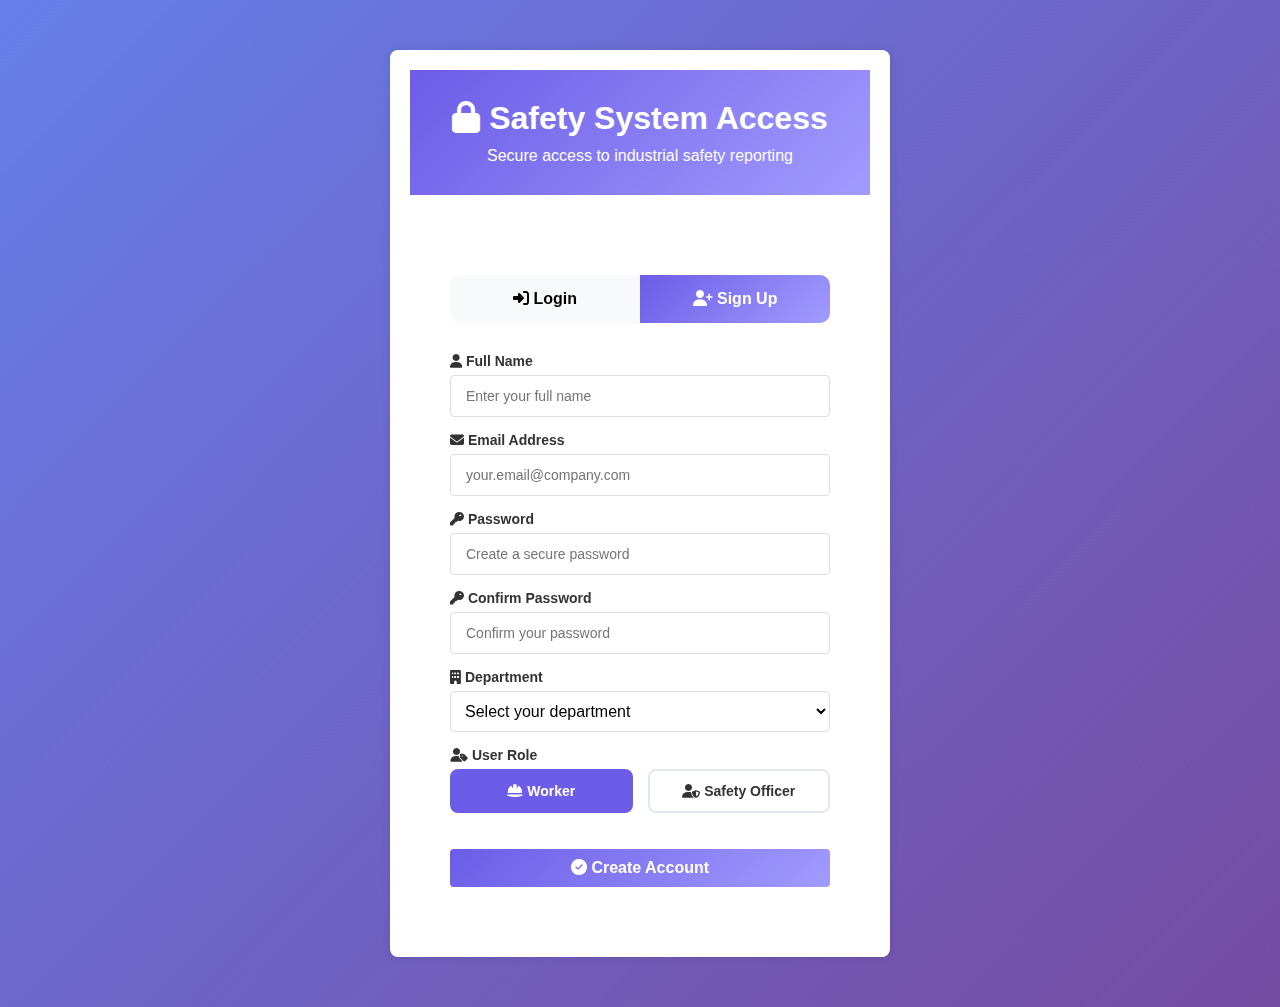
<file: signup.html>
<!DOCTYPE html>
<html lang="en">
<head>
    <meta charset="UTF-8">
    <meta name="viewport" content="width=device-width, initial-scale=1.0">
    <title>Sign Up - Safety Reporting System</title>
    <link rel="stylesheet" href="styles.css">
    <link rel="stylesheet" href="https://cdnjs.cloudflare.com/ajax/libs/font-awesome/6.4.0/css/all.min.css">
    <style>
        /* Add basic styles if styles.css is missing */
        body {
            font-family: Arial, sans-serif;
            background-color: #f5f5f5;
            margin: 0;
            padding: 0;
        }
        .auth-container {
            max-width: 500px;
            margin: 50px auto;
            padding: 20px;
            background: white;
            border-radius: 8px;
            box-shadow: 0 0 10px rgba(0,0,0,0.1);
        }
        .form-group {
            margin-bottom: 15px;
        }
        label {
            display: block;
            margin-bottom: 5px;
            font-weight: bold;
        }
        input, select {
            width: 100%;
            padding: 10px;
            border: 1px solid #ddd;
            border-radius: 4px;
        }
        .auth-btn {
            background-color: #4CAF50;
            color: white;
            padding: 10px 15px;
            border: none;
            border-radius: 4px;
            cursor: pointer;
            width: 100%;
            font-size: 16px;
        }
        .auth-btn:hover {
            background-color: #45a049;
        }
        #alertContainer {
            margin: 10px 0;
            padding: 10px;
            border-radius: 4px;
        }
        .alert-error {
            background-color: #ffebee;
            color: #c62828;
        }
        .alert-success {
            background-color: #e8f5e9;
            color: #2e7d32;
        }
    </style>
</head>
<body>
    <!-- Authentication Page -->
    <div class="auth-container">
        <div class="auth-header">
            <h2><i class="fas fa-lock"></i> Safety System Access</h2>
            <p>Secure access to industrial safety reporting</p>
        </div>

        <div class="auth-form">
            <div id="alertContainer"></div>

            <div class="auth-tabs">
                <button type="button" class="auth-tab" onclick="window.location.href='login.html'"><i class="fas fa-sign-in-alt"></i> Login</button>
                <button type="button" class="auth-tab active"><i class="fas fa-user-plus"></i> Sign Up</button>
            </div>

            <!-- Signup Form -->
            <div>
                <form id="signupFormElement">
                    <div class="form-group">
                        <label for="signupName"><i class="fas fa-user"></i> Full Name</label>
                        <input type="text" id="signupName" name="name" required placeholder="Enter your full name">
                    </div>

                    <div class="form-group">
                        <label for="signupEmail"><i class="fas fa-envelope"></i> Email Address</label>
                        <input type="email" id="signupEmail" name="email" required placeholder="your.email@company.com">
                    </div>

                    <div class="form-group">
                        <label for="signupPassword"><i class="fas fa-key"></i> Password</label>
                        <input type="password" id="signupPassword" name="password" required placeholder="Create a secure password" minlength="6">
                    </div>

                    <div class="form-group">
                        <label for="signupConfirmPassword"><i class="fas fa-key"></i> Confirm Password</label>
                        <input type="password" id="signupConfirmPassword" name="confirmPassword" required placeholder="Confirm your password">
                    </div>

                    <div class="form-group">
                        <label for="department"><i class="fas fa-building"></i> Department</label>
                        <select id="department" name="department" required>
                            <option value="">Select your department</option>
                            <option value="manufacturing">Manufacturing</option>
                            <option value="warehouse">Warehouse</option>
                            <option value="maintenance">Maintenance</option>
                            <option value="quality">Quality Control</option>
                            <option value="safety">Safety Department</option>
                            <option value="admin">Administration</option>
                        </select>
                    </div>

                    <div class="form-group">
                        <label><i class="fas fa-user-tag"></i> User Role</label>
                        <div class="role-selection">
                            <div class="role-option">
                                <input type="radio" id="roleWorker" name="role" value="worker" checked>
                                <label for="roleWorker" class="role-label"><i class="fas fa-hard-hat"></i> Worker</label>
                            </div>
                            <div class="role-option">
                                <input type="radio" id="roleSafetyOfficer" name="role" value="safety_officer">
                                <label for="roleSafetyOfficer" class="role-label"><i class="fas fa-user-shield"></i> Safety Officer</label>
                            </div>
                        </div>
                    </div>

                    <button type="submit" class="auth-btn">
                        <i class="fas fa-check-circle"></i> Create Account
                    </button>
                </form>
            </div>
        </div>
    </div>

    <script>
        // Basic signup function if script.js is not properly linked
        function signup(userData) {
            // Simple validation
            if (userData.password !== userData.confirmPassword) {
                showAlert('Passwords do not match', 'error');
                return false;
            }

            // Get existing users or initialize empty array
            const users = JSON.parse(localStorage.getItem('users')) || [];
            
            // Check if user already exists
            const userExists = users.some(user => user.email === userData.email);
            if (userExists) {
                showAlert('User with this email already exists', 'error');
                return false;
            }

            // Create new user object (without confirmPassword)
            const newUser = {
                name: userData.name,
                email: userData.email,
                password: userData.password,
                department: userData.department,
                role: userData.role
            };

            // Add new user and save to localStorage
            users.push(newUser);
            localStorage.setItem('users', JSON.stringify(users));
            
            // Set as current user
            localStorage.setItem('currentUser', JSON.stringify(newUser));
            
            showAlert('Account created successfully!', 'success');
            return true;
        }

        function showAlert(message, type) {
            const alertContainer = document.getElementById('alertContainer');
            alertContainer.innerHTML = `
                <div class="alert-${type}">
                    ${message}
                </div>
            `;
            
            // Remove alert after 5 seconds
            setTimeout(() => {
                alertContainer.innerHTML = '';
            }, 5000);
        }

        document.addEventListener('DOMContentLoaded', function() {
            // Check if user is already logged in from localStorage
            const storedUser = localStorage.getItem('currentUser');
            if (storedUser) {
                window.location.href = 'index.html';
                return;
            }

            // Form submission
            const signupForm = document.getElementById('signupFormElement');
            if (signupForm) {
                signupForm.addEventListener('submit', function(e) {
                    e.preventDefault();
                    const formData = new FormData(this);
                    
                    const userData = {
                        name: formData.get('name'),
                        email: formData.get('email'),
                        password: formData.get('password'),
                        confirmPassword: formData.get('confirmPassword'),
                        department: formData.get('department'),
                        role: formData.get('role')
                    };
                    
                    const success = signup(userData);
                    if (success) {
                        // Redirect after successful signup
                        setTimeout(() => {
                            if (userData.role === 'safety_officer') {
                                window.location.href = 'safety-officer.html';
                            } else {
                                window.location.href = 'login.html';
                            }
                        }, 1500);
                    }
                });
            } else {
                console.error('Signup form not found');
            }
        });
    </script>
</body>
</html>
</file>
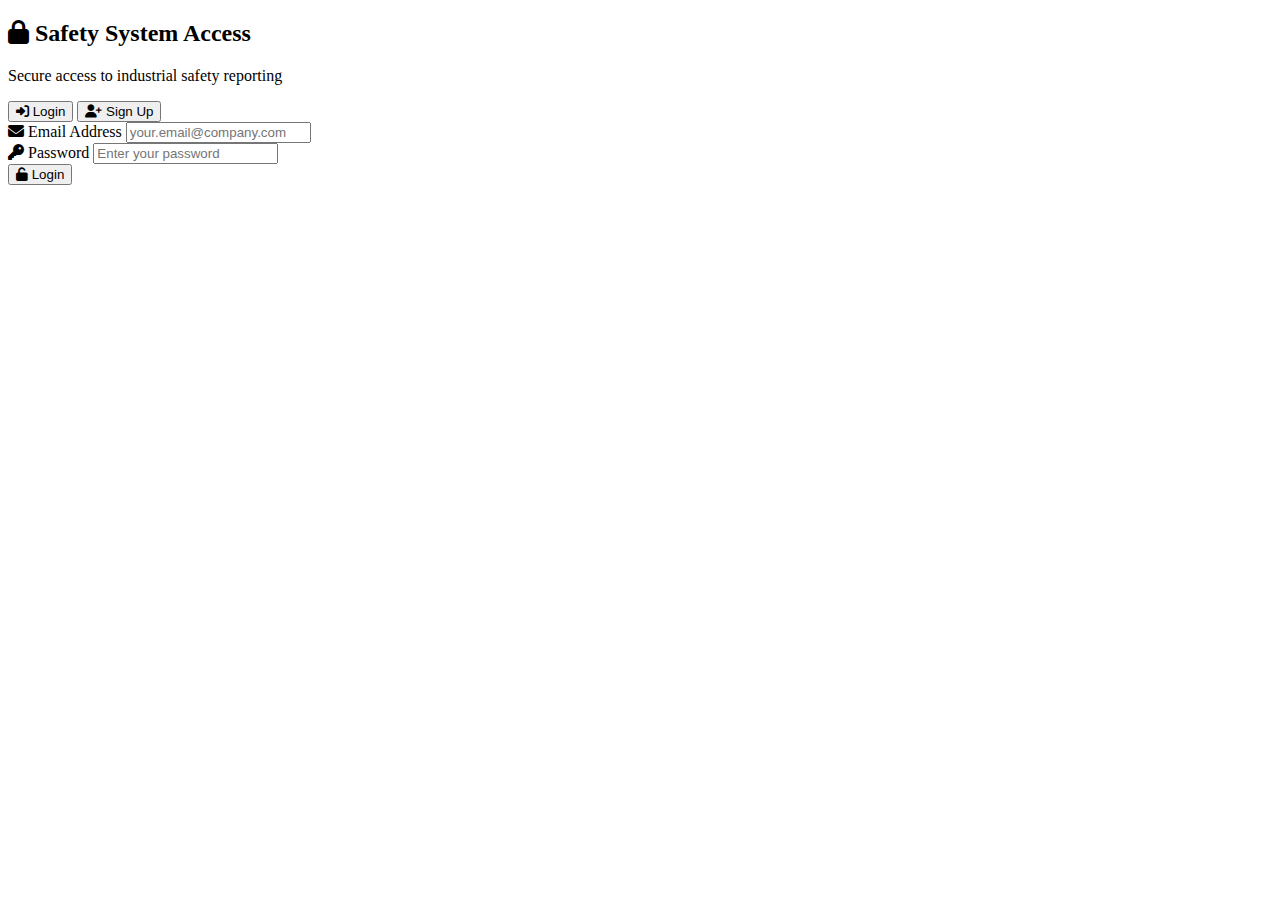
<file: Safety_First/Home.html>
<!DOCTYPE html>
<html lang="en">
<head>
    <meta charset="UTF-8">
    <meta name="viewport" content="width=device-width, initial-scale=1.0">
    <title>Safety Reporting System</title>
    <link rel="stylesheet" href="styles.css">
    <link rel="stylesheet" href="https://cdnjs.cloudflare.com/ajax/libs/font-awesome/6.4.0/css/all.min.css">
</head>
<body>
    <!-- Main Application -->
    <div id="mainApp" class="container">
        <div class="header">
            <h1><i class="fas fa-exclamation-triangle"></i> Safety Reporting System</h1>
            <p>Report safety hazards and substandard conditions instantly</p>
            <button class="logout-btn" onclick="logout()"><i class="fas fa-sign-out-alt"></i> Logout</button>
        </div>

        <div class="main-content">
            <div class="user-info">
                <strong><i class="fas fa-user"></i> Welcome, <span id="userName"></span></strong>
                <div style="font-size: 14px; margin-top: 5px;">
                    <i class="fas fa-user-tag"></i> Role: <span id="userRole"></span> | 
                    <i class="fas fa-building"></i> Department: <span id="userDepartment"></span>
                </div>
            </div>

            <div id="safetyOfficerPanel" class="safety-officer-panel hidden">
                <h3><i class="fas fa-shield-alt"></i> Safety Officer Dashboard</h3>
                <p>You have additional privileges to manage and investigate safety reports.</p>
            </div>

            <div id="alertContainerMain"></div>

            <form id="safetyReportForm">
                <div class="section">
                    <div class="form-group">
                        <label for="location"><i class="fas fa-map-marker-alt"></i> Location/Area</label>
                        <input type="text" id="location" name="location" required 
                               placeholder="Building, floor, room, or area description">
                    </div>
                </div>

                <div class="section">
                    <div class="camera-section">
                        <h3><i class="fas fa-camera"></i> Capture Evidence</h3>
                        <p>Take a photo of the safety hazard or substandard condition</p>
                        
                        <div class="camera-controls">
                            <button type="button" class="btn btn-secondary" onclick="startCamera()">
                                <i class="fas fa-video"></i> Start Camera
                            </button>
                            <button type="button" class="btn btn-danger" onclick="stopCamera()" id="stopBtn" style="display:none;">
                                <i class="fas fa-stop-circle"></i> Stop Camera
                            </button>
                        </div>

                        <video id="video" autoplay style="display:none;"></video>
                        <canvas id="canvas" style="display:none;"></canvas>
                        
                        <div class="camera-controls" id="captureControls" style="display:none;">
                            <button type="button" class="btn" onclick="capturePhoto()">
                                <i class="fas fa-camera"></i> Take Photo
                            </button>
                        </div>

                        <div class="photo-preview" id="photoPreview"></div>
                    </div>
                </div>

                <div class="section">
                    <div class="form-group">
                        <label for="hazardType"><i class="fas fa-biohazard"></i> Type of Hazard/Issue</label>
                        <select id="hazardType" name="hazardType" required>
                            <option value="">Select hazard type</option>
                            <option value="slip-fall"><i class="fas fa-walking"></i> Slip/Fall Hazard</option>
                            <option value="electrical"><i class="fas fa-bolt"></i> Electrical Issue</option>
                            <option value="chemical"><i class="fas fa-flask"></i> Chemical Spill/Leak</option>
                            <option value="equipment"><i class="fas fa-cogs"></i> Equipment Malfunction</option>
                            <option value="fire"><i class="fas fa-fire"></i> Fire Safety Issue</option>
                            <option value="structural"><i class="fas fa-building"></i> Structural Damage</option>
                            <option value="ergonomic"><i class="fas fa-chair"></i> Ergonomic Hazard</option>
                            <option value="ppe"><i class="fas fa-hard-hat"></i> PPE Related</option>
                            <option value="environmental"><i class="fas fa-leaf"></i> Environmental Concern</option>
                            <option value="other"><i class="fas fa-exclamation"></i> Other</option>
                        </select>
                    </div>

                    <div class="form-group">
                        <label><i class="fas fa-exclamation-circle"></i> Severity Level</label>
                        <div class="severity-badges">
                            <div class="severity-option">
                                <input type="radio" id="severityLow" name="severity" value="low" class="severity-low">
                                <label for="severityLow" class="severity-label"><i class="fas fa-check-circle"></i> Low</label>
                            </div>
                            <div class="severity-option">
                                <input type="radio" id="severityMedium" name="severity" value="medium" class="severity-medium">
                                <label for="severityMedium" class="severity-label"><i class="fas fa-exclamation"></i> Medium</label>
                            </div>
                            <div class="severity-option">
                                <input type="radio" id="severityHigh" name="severity" value="high" class="severity-high">
                                <label for="severityHigh" class="severity-label"><i class="fas fa-exclamation-triangle"></i> High</label>
                            </div>
                            <div class="severity-option">
                                <input type="radio" id="severityCritical" name="severity" value="critical" class="severity-critical">
                                <label for="severityCritical" class="severity-label"><i class="fas fa-skull-crossbones"></i> Critical</label>
                            </div>
                        </div>
                    </div>

                    <div class="form-group">
                        <label for="description"><i class="fas fa-align-left"></i> Detailed Description</label>
                        <textarea id="description" name="description" required 
                                placeholder="Describe the safety hazard, what you observed, potential risks, and any immediate actions taken..."></textarea>
                    </div>

                    <div class="form-group">
                        <label for="safetyOfficer"><i class="fas fa-user-shield"></i> Safety Officer</label>
                        <select id="safetyOfficer" name="safetyOfficer" required>
                            <option value="">Select safety officer</option>
                            <option value="john.smith@company.com">John Smith - Building A</option>
                            <option value="sarah.jones@company.com">Sarah Jones - Building B</option>
                            <option value="mike.wilson@company.com">Mike Wilson - Manufacturing</option>
                            <option value="lisa.brown@company.com">Lisa Brown - Warehouse</option>
                            <option value="emergency@company.com">Emergency Contact</option>
                        </select>
                    </div>
                </div>

                <div class="submit-section">
                    <button type="submit" class="submit-btn">
                        <i class="fas fa-bell"></i> Submit Safety Report
                    </button>
                </div>
            </form>

            <div class="reports-section">
                <h3><i class="fas fa-clipboard-list"></i> Recent Reports</h3>
                <div id="reportsContainer">
                    <p style="text-align: center; color: #666;">No reports submitted yet</p>
                </div>
            </div>
        </div>
    </div>

    <script src="script.js"></script>
    <script>
        // Initialize the app when the page loads
        document.addEventListener('DOMContentLoaded', function() {
            // Check if user is logged in
            if (!currentUser) {
                window.location.href = 'login.html';
                return;
            }
            
            // Update user info display
            document.getElementById('userName').textContent = currentUser.name;
            document.getElementById('userRole').textContent = currentUser.role.replace('_', ' ').toUpperCase();
            document.getElementById('userDepartment').textContent = currentUser.department.toUpperCase();
            
            // Show safety officer panel if applicable
            if (currentUser.role === 'safety_officer') {
                document.getElementById('safetyOfficerPanel').classList.remove('hidden');
            }
            
            displayReports();
            
            // Form submission
            document.getElementById('safetyReportForm').addEventListener('submit', function(e) {
                e.preventDefault();
                submitSafetyReport();
            });
        });
    </script>
</body>
</html>
</file>
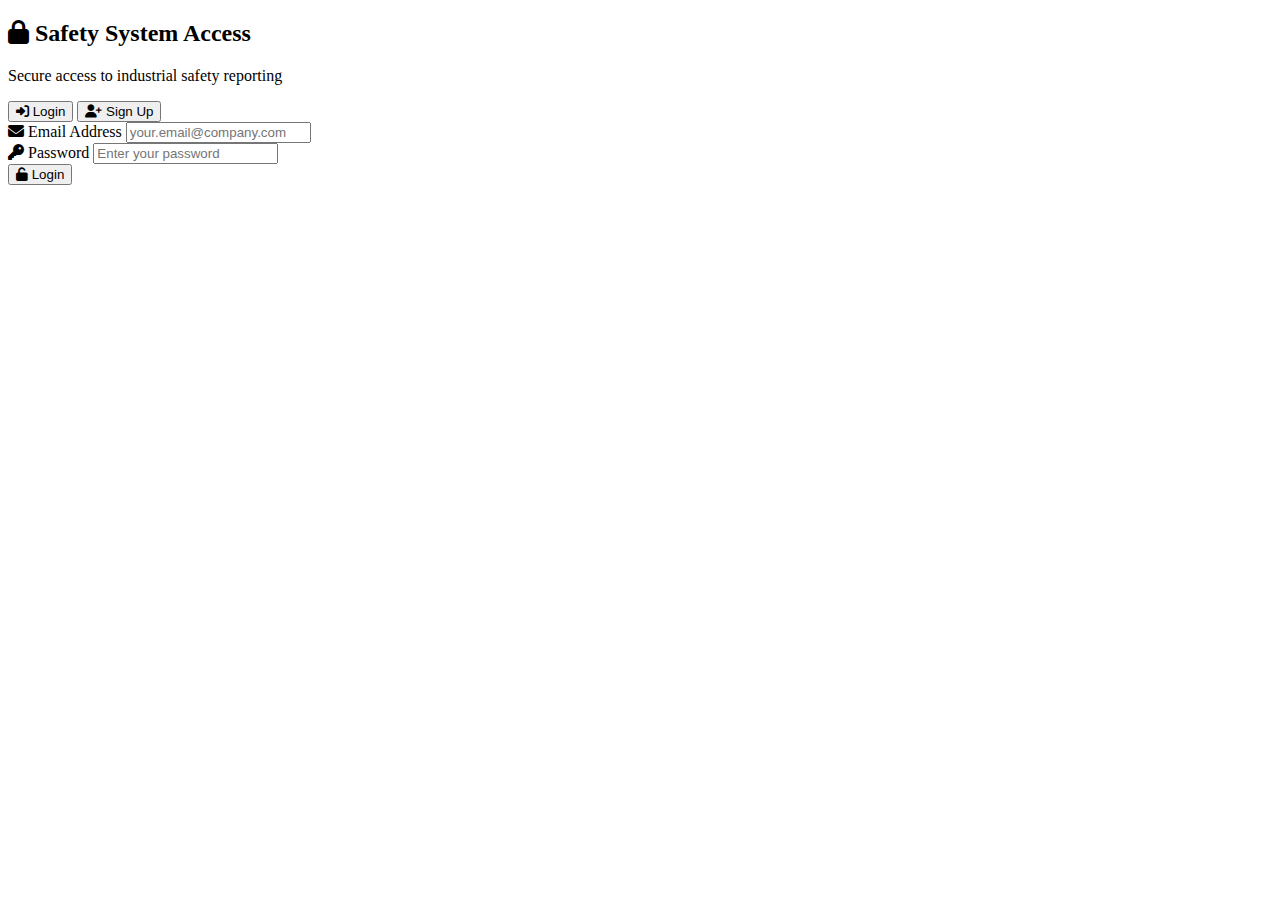
<file: Safety_First/login.html>
<!DOCTYPE html>
<html lang="en">
<head>
    <meta charset="UTF-8">
    <meta name="viewport" content="width=device-width, initial-scale=1.0">
    <title>Login - Safety Reporting System</title>
    <link rel="stylesheet" href="https://cdnjs.cloudflare.com/ajax/libs/font-awesome/6.4.0/css/all.min.css">
</head>
<body>
 <!-- Authentication Page--> 
    <div class="auth-container">
        <div class="auth-header">
            <h2><i class="fas fa-lock"></i> Safety System Access</h2>
            <p>Secure access to industrial safety reporting</p>
        </div>

        <div class="auth-form">
            <div id="alertContainer"></div>

            <div class="auth-tabs">
                <button class="auth-tab active"><i class="fas fa-sign-in-alt"></i> Login</button>
                <button class="auth-tab" onclick="window.location.href='signup.html'"><i class="fas fa-user-plus"></i> Sign Up</button>
            </div>

            <!-- Login Form -->
            <div>
                <form id="loginFormElement">
                    <div class="form-group">
                        <label for="loginEmail"><i class="fas fa-envelope"></i> Email Address</label>
                        <input type="email" id="loginEmail" name="email" required 
                            placeholder="your.email@company.com">
                    </div>

                    <div class="form-group">
                        <label for="loginPassword"><i class="fas fa-key"></i> Password</label>
                        <input type="password" id="loginPassword" name="password" required 
                            placeholder="Enter your password">
                    </div>

                    <button type="submit" class="auth-btn">
                        <i class="fas fa-unlock"></i> Login
                    </button>
                </form>
                <div style="text-align: center; margin-top: 20px; color: #666; font-size: 14px;"></div>


</body>
</html>
</file>
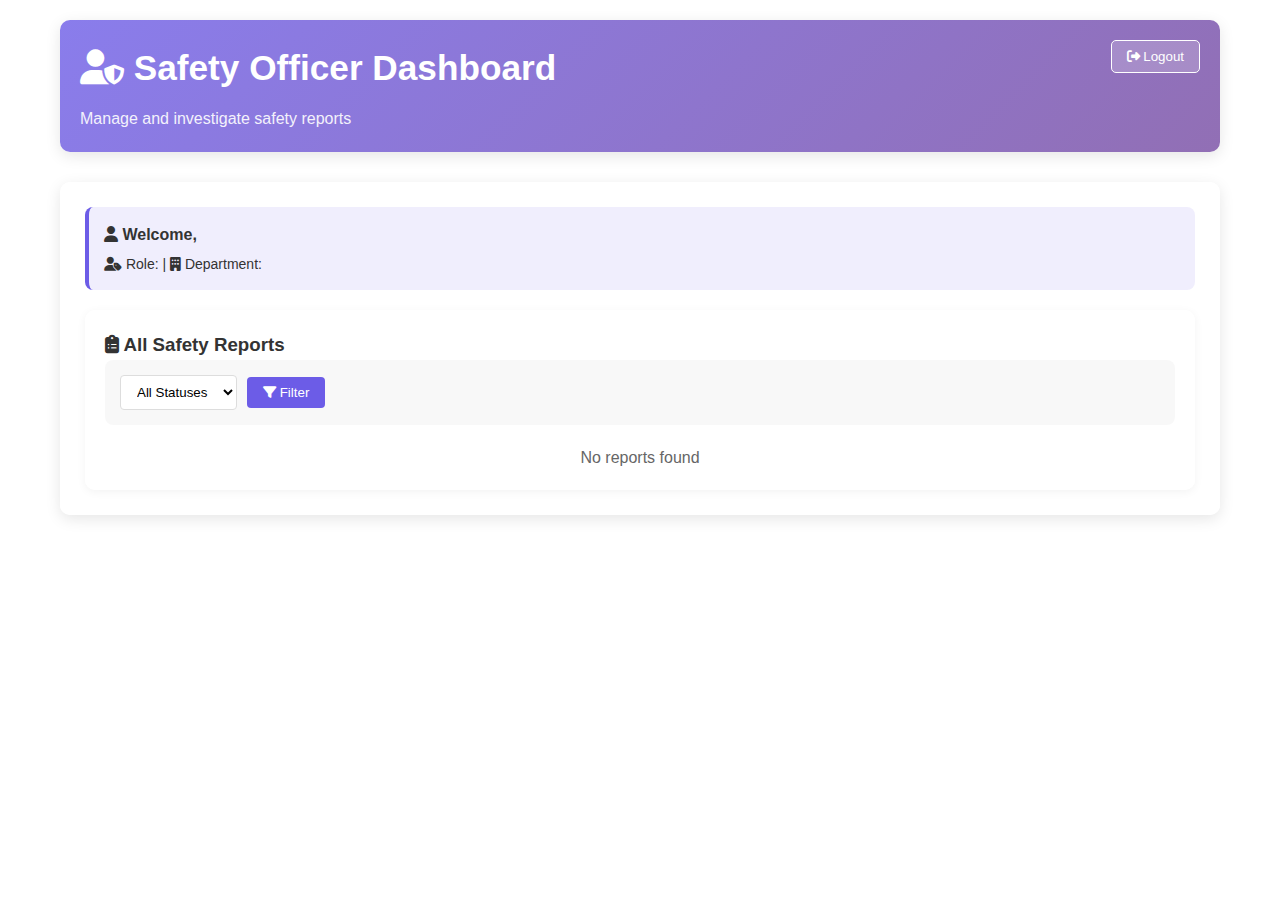
<file: Safety_First/safety-officer.html>
<!DOCTYPE html>
<html lang="en">
<head>
    <meta charset="UTF-8">
    <meta name="viewport" content="width=device-width, initial-scale=1.0">
    <title>Safety Officer Dashboard - Safety Reporting System</title>
    <link rel="stylesheet" href="https://cdnjs.cloudflare.com/ajax/libs/font-awesome/6.4.0/css/all.min.css">
    <style>
        /* Base Styles */
        * {
            margin: 0;
            padding: 0;
            box-sizing: border-box;
            font-family: 'Segoe UI', Tahoma, Geneva, Verdana, sans-serif;
        }

        body {
            background: url('https://images.unsplash.com/photo-1581093196270-1a1b6af15dbd?ixlib=rb-4.0.3&ixid=M3wxMjA3fDB8MHxwaG90by1wYWdlfHx8fGVufDB8fHx8fA%3D%3D&auto=format&fit=crop&w=1470&q=80') no-repeat center center fixed;
            background-size: cover;
            color: #333;
            line-height: 1.6;
            min-height: 100vh;
            position: relative;
        }

        body::before {
            content: '';
            position: absolute;
            top: 0;
            left: 0;
            right: 0;
            bottom: 0;
            background-color: rgba(255, 255, 255, 0.85);
            z-index: -1;
        }

        .container {
            max-width: 1200px;
            margin: 0 auto;
            padding: 20px;
        }

        /* Header Styles */
        .header {
            background: rgba(255, 255, 255, 0.9);
            padding: 20px;
            border-radius: 10px;
            margin-bottom: 30px;
            box-shadow: 0 4px 15px rgba(0, 0, 0, 0.1);
            background-image: url('https://images.unsplash.com/photo-1581093057305-25a8e4a03d1e?ixlib=rb-4.0.3&ixid=M3wxMjA3fDB8MHxwaG90by1wYWdlfHx8fGVufDB8fHx8fA%3D%3D&auto=format&fit=crop&w=1470&q=80');
            background-size: cover;
            background-position: center;
            background-blend-mode: overlay;
            color: white;
            position: relative;
            overflow: hidden;
        }

        .header::before {
            content: '';
            position: absolute;
            top: 0;
            left: 0;
            right: 0;
            bottom: 0;
            background: linear-gradient(135deg, rgba(108, 92, 231, 0.8) 0%, rgba(118, 75, 162, 0.8) 100%);
            z-index: 0;
        }

        .header h1 {
            position: relative;
            z-index: 1;
            font-size: 2.2rem;
            margin-bottom: 10px;
        }

        .header p {
            position: relative;
            z-index: 1;
            opacity: 0.9;
        }

        .logout-btn {
            position: absolute;
            top: 20px;
            right: 20px;
            padding: 8px 15px;
            background-color: rgba(255, 255, 255, 0.2);
            color: white;
            border: 1px solid white;
            border-radius: 5px;
            cursor: pointer;
            transition: all 0.3s;
            z-index: 1;
        }

        .logout-btn:hover {
            background-color: rgba(255, 255, 255, 0.3);
        }

        /* Main Content Styles */
        .main-content {
            background: rgba(255, 255, 255, 0.9);
            padding: 25px;
            border-radius: 10px;
            box-shadow: 0 4px 15px rgba(0, 0, 0, 0.1);
            margin-bottom: 30px;
        }

        .user-info {
            background: rgba(108, 92, 231, 0.1);
            padding: 15px;
            border-radius: 8px;
            margin-bottom: 20px;
            border-left: 4px solid #6c5ce7;
        }

        /* Reports Section */
        .reports-section {
            background: rgba(255, 255, 255, 0.8);
            padding: 20px;
            border-radius: 10px;
            box-shadow: 0 2px 10px rgba(0, 0, 0, 0.05);
        }

        .report-filters {
            display: flex;
            gap: 10px;
            margin-bottom: 20px;
            align-items: center;
            background: rgba(245, 245, 245, 0.7);
            padding: 15px;
            border-radius: 8px;
        }

        .report-filters select {
            padding: 8px 12px;
            border-radius: 4px;
            border: 1px solid #ddd;
            background-color: white;
        }

        .report-filters button {
            padding: 8px 16px;
            background-color: #6c5ce7;
            color: white;
            border: none;
            border-radius: 4px;
            cursor: pointer;
            transition: all 0.3s;
        }

        .report-filters button:hover {
            background-color: #5649c0;
        }

        /* Report Items */
        .report-item {
            background: white;
            border-radius: 8px;
            padding: 20px;
            margin-bottom: 20px;
            box-shadow: 0 2px 10px rgba(0, 0, 0, 0.1);
            position: relative;
            overflow: hidden;
            transition: transform 0.3s, box-shadow 0.3s;
        }

        .report-item:hover {
            transform: translateY(-5px);
            box-shadow: 0 5px 15px rgba(0, 0, 0, 0.15);
        }

        .report-header {
            display: flex;
            align-items: center;
            margin-bottom: 15px;
            flex-wrap: wrap;
            gap: 10px;
        }

        .report-header h4 {
            margin: 0;
            font-size: 18px;
            color: #2d3436;
        }

        .severity-badge {
            padding: 4px 8px;
            border-radius: 12px;
            font-size: 12px;
            font-weight: bold;
            color: white;
        }

        .severity-badge.low {
            background-color: #4caf50;
        }

        .severity-badge.medium {
            background-color: #ffc107;
        }

        .severity-badge.high {
            background-color: #ff9800;
        }

        .severity-badge.critical {
            background-color: #f44336;
        }

        .status-badge {
            padding: 4px 8px;
            border-radius: 12px;
            font-size: 12px;
            font-weight: bold;
            color: white;
            margin-left: 10px;
        }

        .photo-preview {
            margin-top: 15px;
            max-width: 100%;
            border-radius: 4px;
            overflow: hidden;
            box-shadow: 0 2px 5px rgba(0, 0, 0, 0.1);
        }

        .photo-preview img {
            max-width: 100%;
            display: block;
            transition: transform 0.3s;
        }

        .photo-preview img:hover {
            transform: scale(1.02);
        }

        /* Report Actions */
        .report-actions {
            display: flex;
            gap: 10px;
            margin-top: 15px;
            flex-wrap: wrap;
        }

        .btn-status {
            padding: 8px 12px;
            border: none;
            border-radius: 4px;
            cursor: pointer;
            font-size: 14px;
            transition: all 0.3s;
            display: flex;
            align-items: center;
            gap: 5px;
        }

        .btn-status:hover {
            transform: translateY(-2px);
            box-shadow: 0 2px 5px rgba(0, 0, 0, 0.2);
        }

        .btn-status.pending {
            background-color: #ff9800;
            color: white;
        }

        .btn-status.in-progress {
            background-color: #2196f3;
            color: white;
        }

        .btn-status.resolved {
            background-color: #4caf50;
            color: white;
        }

        .btn-status.rejected {
            background-color: #f44336;
            color: white;
        }

        /* Alert Container */
        #alertContainerMain {
            margin-bottom: 20px;
        }

        .alert {
            padding: 12px 15px;
            border-radius: 4px;
            margin-bottom: 15px;
            font-weight: 500;
        }

        .alert-success {
            background-color: #e8f5e9;
            color: #2e7d32;
            border-left: 4px solid #4caf50;
        }

        .alert-error {
            background-color: #ffebee;
            color: #c62828;
            border-left: 4px solid #f44336;
        }

        /* Responsive Design */
        @media (max-width: 768px) {
            .header h1 {
                font-size: 1.8rem;
            }
            
            .report-filters {
                flex-direction: column;
                align-items: stretch;
            }
            
            .report-actions {
                flex-direction: column;
            }
            
            .btn-status {
                width: 100%;
                justify-content: center;
            }
        }
    </style>
</head>
<body>
    <div class="container">
        <div class="header">
            <h1><i class="fas fa-user-shield"></i> Safety Officer Dashboard</h1>
            <p>Manage and investigate safety reports</p>
            <button class="logout-btn" onclick="logout()"><i class="fas fa-sign-out-alt"></i> Logout</button>
        </div>

        <div class="main-content">
            <div class="user-info">
                <strong><i class="fas fa-user"></i> Welcome, <span id="userName"></span></strong>
                <div style="font-size: 14px; margin-top: 5px;">
                    <i class="fas fa-user-tag"></i> Role: <span id="userRole"></span> | 
                    <i class="fas fa-building"></i> Department: <span id="userDepartment"></span>
                </div>
            </div>

            <div id="alertContainerMain"></div>

            <div class="reports-section">
                <h3><i class="fas fa-clipboard-list"></i> All Safety Reports</h3>
                <div class="report-filters">
                    <select id="statusFilter">
                        <option value="all">All Statuses</option>
                        <option value="pending">Pending</option>
                        <option value="in-progress">In Progress</option>
                        <option value="resolved">Resolved</option>
                        <option value="rejected">Rejected</option>
                    </select>
                    <button onclick="filterReports()"><i class="fas fa-filter"></i> Filter</button>
                </div>
                <div id="allReportsContainer">
                    <p style="text-align: center; color: #666;">Loading reports...</p>
                </div>
            </div>
        </div>
    </div>

    <script src="script.js"></script>
    <script>
        async function displayAllReports(filterStatus = 'all') {
            try {
                const container = document.getElementById('allReportsContainer');
                container.innerHTML = '<p style="text-align: center; color: #666;">Loading reports...</p>';
                
                let reports = await getAllReports();
                
                if (filterStatus !== 'all') {
                    reports = reports.filter(r => r.status === filterStatus);
                }
                
                if (reports.length === 0) {
                    container.innerHTML = '<p style="text-align: center; color: #666;">No reports found</p>';
                    return;
                }
                
                container.innerHTML = reports.map(report => `
                    <div class="report-item">
                        <div class="report-header">
                            <h4>${report.hazardType.replace('-', ' ').toUpperCase()}</h4>
                            <span class="severity-badge ${report.severity}">${report.severity.toUpperCase()}</span>
                            <span class="status-badge" style="background-color: ${getStatusColor(report.status)}">
                                ${report.status.toUpperCase()}
                            </span>
                        </div>
                        <p><strong>Location:</strong> ${report.location}</p>
                        <p><strong>Description:</strong> ${report.description}</p>
                        <p><strong>Reported by:</strong> ${report.userName} (${report.user})</p>
                        <p><strong>Date:</strong> ${new Date(report.date).toLocaleString()}</p>
                        ${report.photo ? `<div class="photo-preview"><img src="${report.photo}" alt="Report photo"></div>` : ''}
                        
                        <div class="report-actions">
                            <button class="btn-status pending" onclick="updateReportStatus(${report.id}, 'pending')">
                                <i class="fas fa-clock"></i> Pending
                            </button>
                            <button class="btn-status in-progress" onclick="updateReportStatus(${report.id}, 'in-progress')">
                                <i class="fas fa-spinner"></i> In Progress
                            </button>
                            <button class="btn-status resolved" onclick="updateReportStatus(${report.id}, 'resolved')">
                                <i class="fas fa-check"></i> Resolved
                            </button>
                            <button class="btn-status rejected" onclick="updateReportStatus(${report.id}, 'rejected')">
                                <i class="fas fa-times"></i> Reject
                            </button>
                        </div>
                    </div>
                `).join('');
            } catch (error) {
                console.error('Error loading reports:', error);
                const container = document.getElementById('allReportsContainer');
                container.innerHTML = '<p style="text-align: center; color: #666;">Error loading reports</p>';
            }
        }
        
        function getStatusColor(status) {
            switch(status) {
                case 'pending': return '#ff9800';
                case 'in-progress': return '#2196f3';
                case 'resolved': return '#4caf50';
                case 'rejected': return '#f44336';
                default: return '#9e9e9e';
            }
        }
        
        async function updateReportStatus(reportId, newStatus) {
            try {
                await updateReportStatus(reportId, newStatus);
                showAlert(`Report status updated to ${newStatus}`, 'success', 'alertContainerMain');
                await displayAllReports(document.getElementById('statusFilter').value);
            } catch (error) {
                console.error('Error updating report:', error);
                showAlert('Failed to update report status', 'error', 'alertContainerMain');
            }
        }
        
        function filterReports() {
            const status = document.getElementById('statusFilter').value;
            displayAllReports(status);
        }
        
        // Initialize the page
        document.addEventListener('DOMContentLoaded', async function() {
            // User info is handled by the main script.js initialization
            await displayAllReports();
        });
    </script>
</body>
</html>
</file>
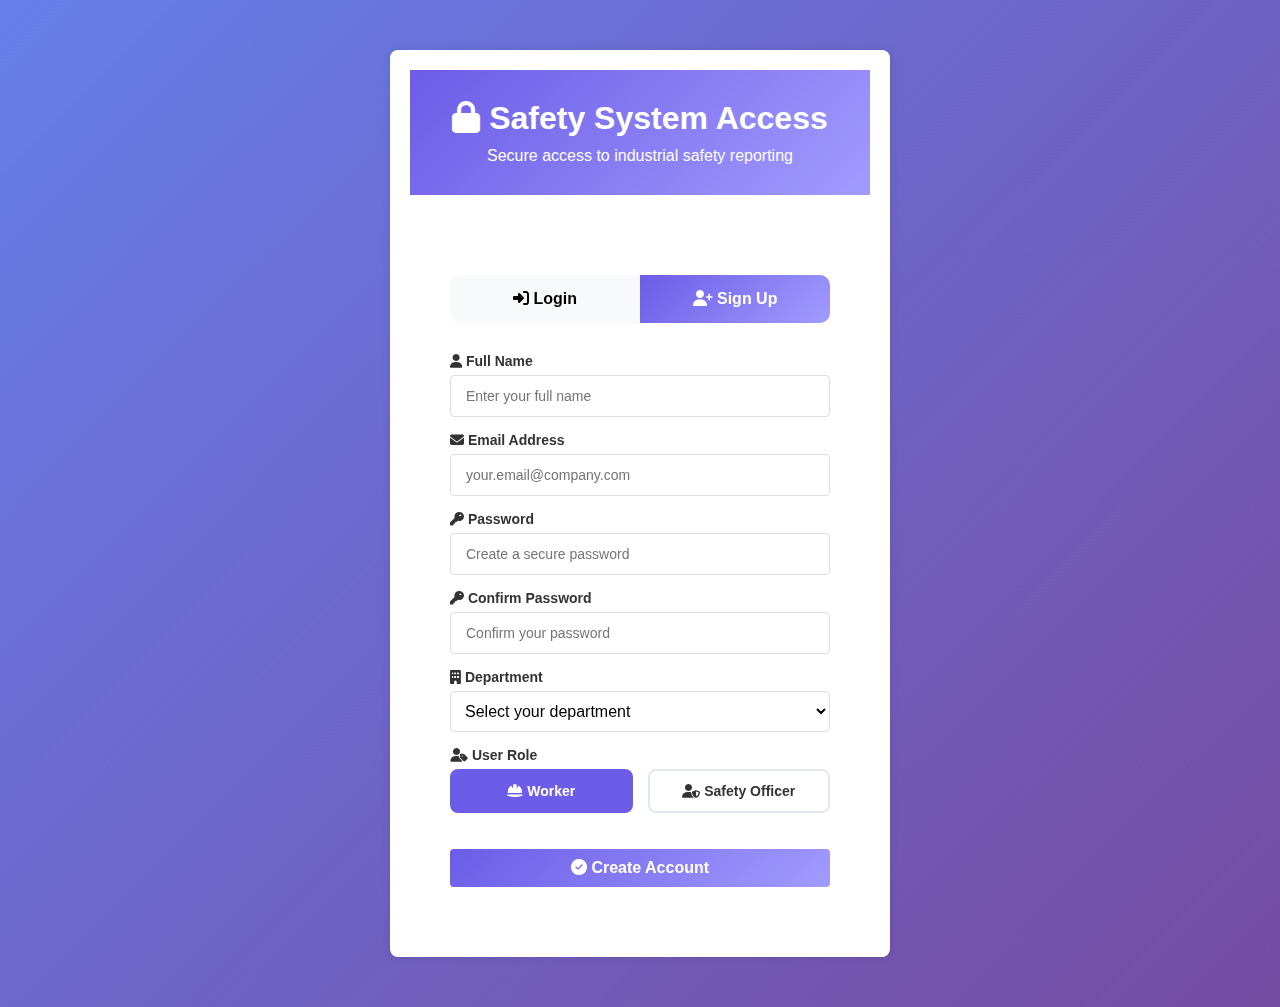
<file: Safety_First/signup.html>
<!DOCTYPE html>
<html lang="en">
<head>
    <meta charset="UTF-8">
    <meta name="viewport" content="width=device-width, initial-scale=1.0">
    <title>Sign Up - Safety Reporting System</title>
    <link rel="stylesheet" href="styles.css">
    <link rel="stylesheet" href="https://cdnjs.cloudflare.com/ajax/libs/font-awesome/6.4.0/css/all.min.css">
    <style>
        /* Add basic styles if styles.css is missing */
        body {
            font-family: Arial, sans-serif;
            background-color: #f5f5f5;
            margin: 0;
            padding: 0;
        }
        .auth-container {
            max-width: 500px;
            margin: 50px auto;
            padding: 20px;
            background: white;
            border-radius: 8px;
            box-shadow: 0 0 10px rgba(0,0,0,0.1);
        }
        .form-group {
            margin-bottom: 15px;
        }
        label {
            display: block;
            margin-bottom: 5px;
            font-weight: bold;
        }
        input, select {
            width: 100%;
            padding: 10px;
            border: 1px solid #ddd;
            border-radius: 4px;
        }
        .auth-btn {
            background-color: #4CAF50;
            color: white;
            padding: 10px 15px;
            border: none;
            border-radius: 4px;
            cursor: pointer;
            width: 100%;
            font-size: 16px;
        }
        .auth-btn:hover {
            background-color: #45a049;
        }
        #alertContainer {
            margin: 10px 0;
            padding: 10px;
            border-radius: 4px;
        }
        .alert-error {
            background-color: #ffebee;
            color: #c62828;
        }
        .alert-success {
            background-color: #e8f5e9;
            color: #2e7d32;
        }
    </style>
</head>
<body>
    <!-- Authentication Page -->
    <div class="auth-container">
        <div class="auth-header">
            <h2><i class="fas fa-lock"></i> Safety System Access</h2>
            <p>Secure access to industrial safety reporting</p>
        </div>

        <div class="auth-form">
            <div id="alertContainer"></div>

            <div class="auth-tabs">
                <button type="button" class="auth-tab" onclick="window.location.href='login.html'"><i class="fas fa-sign-in-alt"></i> Login</button>
                <button type="button" class="auth-tab active"><i class="fas fa-user-plus"></i> Sign Up</button>
            </div>

            <!-- Signup Form -->
            <div>
                <form id="signupFormElement">
                    <div class="form-group">
                        <label for="signupName"><i class="fas fa-user"></i> Full Name</label>
                        <input type="text" id="signupName" name="name" required placeholder="Enter your full name">
                    </div>

                    <div class="form-group">
                        <label for="signupEmail"><i class="fas fa-envelope"></i> Email Address</label>
                        <input type="email" id="signupEmail" name="email" required placeholder="your.email@company.com">
                    </div>

                    <div class="form-group">
                        <label for="signupPassword"><i class="fas fa-key"></i> Password</label>
                        <input type="password" id="signupPassword" name="password" required placeholder="Create a secure password" minlength="6">
                    </div>

                    <div class="form-group">
                        <label for="signupConfirmPassword"><i class="fas fa-key"></i> Confirm Password</label>
                        <input type="password" id="signupConfirmPassword" name="confirmPassword" required placeholder="Confirm your password">
                    </div>

                    <div class="form-group">
                        <label for="department"><i class="fas fa-building"></i> Department</label>
                        <select id="department" name="department" required>
                            <option value="">Select your department</option>
                            <option value="manufacturing">Manufacturing</option>
                            <option value="warehouse">Warehouse</option>
                            <option value="maintenance">Maintenance</option>
                            <option value="quality">Quality Control</option>
                            <option value="safety">Safety Department</option>
                            <option value="admin">Administration</option>
                        </select>
                    </div>

                    <div class="form-group">
                        <label><i class="fas fa-user-tag"></i> User Role</label>
                        <div class="role-selection">
                            <div class="role-option">
                                <input type="radio" id="roleWorker" name="role" value="worker" checked>
                                <label for="roleWorker" class="role-label"><i class="fas fa-hard-hat"></i> Worker</label>
                            </div>
                            <div class="role-option">
                                <input type="radio" id="roleSafetyOfficer" name="role" value="safety_officer">
                                <label for="roleSafetyOfficer" class="role-label"><i class="fas fa-user-shield"></i> Safety Officer</label>
                            </div>
                        </div>
                    </div>

                    <button type="submit" class="auth-btn">
                        <i class="fas fa-check-circle"></i> Create Account
                    </button>
                </form>
            </div>
        </div>
    </div>

    <script>
        // Basic signup function if script.js is not properly linked
        function signup(userData) {
            // Simple validation
            if (userData.password !== userData.confirmPassword) {
                showAlert('Passwords do not match', 'error');
                return false;
            }

            // Get existing users or initialize empty array
            const users = JSON.parse(localStorage.getItem('users')) || [];
            
            // Check if user already exists
            const userExists = users.some(user => user.email === userData.email);
            if (userExists) {
                showAlert('User with this email already exists', 'error');
                return false;
            }

            // Create new user object (without confirmPassword)
            const newUser = {
                name: userData.name,
                email: userData.email,
                password: userData.password,
                department: userData.department,
                role: userData.role
            };

            // Add new user and save to localStorage
            users.push(newUser);
            localStorage.setItem('users', JSON.stringify(users));
            
            // Set as current user
            localStorage.setItem('currentUser', JSON.stringify(newUser));
            
            showAlert('Account created successfully!', 'success');
            return true;
        }

        function showAlert(message, type) {
            const alertContainer = document.getElementById('alertContainer');
            alertContainer.innerHTML = `
                <div class="alert-${type}">
                    ${message}
                </div>
            `;
            
            // Remove alert after 5 seconds
            setTimeout(() => {
                alertContainer.innerHTML = '';
            }, 5000);
        }

        document.addEventListener('DOMContentLoaded', function() {
            // Check if user is already logged in from localStorage
            const storedUser = localStorage.getItem('currentUser');
            if (storedUser) {
                window.location.href = 'index.html';
                return;
            }

            // Form submission
            const signupForm = document.getElementById('signupFormElement');
            if (signupForm) {
                signupForm.addEventListener('submit', function(e) {
                    e.preventDefault();
                    const formData = new FormData(this);
                    
                    const userData = {
                        name: formData.get('name'),
                        email: formData.get('email'),
                        password: formData.get('password'),
                        confirmPassword: formData.get('confirmPassword'),
                        department: formData.get('department'),
                        role: formData.get('role')
                    };
                    
                    const success = signup(userData);
                    
                    if (success) {
                        // Redirect after successful signup
                        setTimeout(() => {
                            window.location.href = 'login.html';
                        }, 1500);
                    }
                });
            } else {
                console.error('Signup form not found');
            }
        });
    </script>
</body>
</html>
</file>
<file: styles.css>
* {
    margin: 0;
    padding: 0;
    box-sizing: border-box;
}

body {
    font-family: 'Segoe UI', Tahoma, Geneva, Verdana, sans-serif;
    background: linear-gradient(135deg, #667eea 0%, #764ba2 100%);
    min-height: 100vh;
    padding: 20px;
}

.container {
    max-width: 800px;
    margin: 0 auto;
    background: rgba(255, 255, 255, 0.95);
    backdrop-filter: blur(10px);
    border-radius: 20px;
    box-shadow: 0 20px 40px rgba(0, 0, 0, 0.1);
    overflow: hidden;
}

.header {
    background: linear-gradient(135deg, #ff6b6b, #ee5a24);
    color: white;
    padding: 30px;
    text-align: center;
    position: relative;
}

.header h1 {
    font-size: 2.5em;
    margin-bottom: 10px;
    text-shadow: 2px 2px 4px rgba(0, 0, 0, 0.3);
}

.header p {
    font-size: 1.1em;
    opacity: 0.9;
}

.logout-btn {
    position: absolute;
    top: 20px;
    right: 20px;
    background: rgba(255, 255, 255, 0.2);
    color: white;
    border: 2px solid white;
    padding: 8px 16px;
    border-radius: 20px;
    cursor: pointer;
    font-size: 14px;
    transition: all 0.3s ease;
}

.logout-btn:hover {
    background: white;
    color: #ff6b6b;
}

.auth-container {
    max-width: 450px;
    margin: 50px auto;
    background: rgba(255, 255, 255, 0.95);
    backdrop-filter: blur(10px);
    border-radius: 20px;
    box-shadow: 0 20px 40px rgba(0, 0, 0, 0.1);
    overflow: hidden;
}

.auth-header {
    background: linear-gradient(135deg, #6c5ce7, #a29bfe);
    color: white;
    padding: 30px;
    text-align: center;
}

.auth-header h2 {
    font-size: 2em;
    margin-bottom: 10px;
}

.auth-form {
    padding: 40px;
}

.auth-tabs {
    display: flex;
    background: #f8f9fa;
    border-radius: 10px;
    margin-bottom: 30px;
    overflow: hidden;
}

.auth-tab {
    flex: 1;
    padding: 15px;
    text-align: center;
    cursor: pointer;
    background: transparent;
    border: none;
    font-size: 16px;
    font-weight: 600;
    transition: all 0.3s ease;
}

.auth-tab.active {
    background: linear-gradient(135deg, #6c5ce7, #a29bfe);
    color: white;
}

.main-content {
    padding: 40px;
}

.section {
    margin-bottom: 40px;
    opacity: 0;
    transform: translateY(20px);
    animation: fadeInUp 0.6s ease forwards;
}

.section:nth-child(2) { animation-delay: 0.1s; }
.section:nth-child(3) { animation-delay: 0.2s; }
.section:nth-child(4) { animation-delay: 0.3s; }

@keyframes fadeInUp {
    to {
        opacity: 1;
        transform: translateY(0);
    }
}

.form-group {
    margin-bottom: 25px;
}

label {
    display: block;
    margin-bottom: 8px;
    font-weight: 600;
    color: #333;
    font-size: 1.1em;
}

.auth-form label {
    font-size: 14px;
    margin-bottom: 6px;
}

input, select, textarea {
    width: 100%;
    padding: 15px;
    border: 2px solid #e1e8ed;
    border-radius: 12px;
    font-size: 16px;
    transition: all 0.3s ease;
    background: rgba(255, 255, 255, 0.8);
}

.auth-form input {
    padding: 12px 15px;
    font-size: 14px;
}

input:focus, select:focus, textarea:focus {
    outline: none;
    border-color: #667eea;
    box-shadow: 0 0 0 3px rgba(102, 126, 234, 0.1);
    transform: translateY(-2px);
}

textarea {
    resize: vertical;
    min-height: 120px;
}

.camera-section {
    text-align: center;
    background: linear-gradient(135deg, #74b9ff, #0984e3);
    padding: 30px;
    border-radius: 15px;
    color: white;
    margin-bottom: 30px;
}

.camera-controls {
    margin: 20px 0;
}

.btn {
    background: linear-gradient(135deg, #00b894, #00a085);
    color: white;
    padding: 15px 30px;
    border: none;
    border-radius: 25px;
    font-size: 16px;
    font-weight: 600;
    cursor: pointer;
    transition: all 0.3s ease;
    margin: 10px;
    box-shadow: 0 4px 15px rgba(0, 0, 0, 0.2);
}

.btn:hover {
    transform: translateY(-2px);
    box-shadow: 0 6px 20px rgba(0, 0, 0, 0.3);
}

.btn-danger {
    background: linear-gradient(135deg, #ff6b6b, #ee5a24);
}

.btn-secondary {
    background: linear-gradient(135deg, #a29bfe, #6c5ce7);
}

.auth-btn {
    width: 100%;
    background: linear-gradient(135deg, #6c5ce7, #a29bfe);
    color: white;
    padding: 15px;
    border: none;
    border-radius: 10px;
    font-size: 16px;
    font-weight: 600;
    cursor: pointer;
    transition: all 0.3s ease;
    margin: 10px 0;
}

.auth-btn:hover {
    transform: translateY(-2px);
    box-shadow: 0 6px 20px rgba(0, 0, 0, 0.2);
}

.role-selection {
    display: flex;
    gap: 15px;
    margin-bottom: 20px;
}

.role-option {
    flex: 1;
}

.role-option input[type="radio"] {
    display: none;
}

.role-label {
    display: block;
    padding: 12px;
    border: 2px solid #e1e8ed;
    border-radius: 8px;
    text-align: center;
    cursor: pointer;
    transition: all 0.3s ease;
    font-weight: 600;
    font-size: 14px;
}

.role-option input[type="radio"]:checked + .role-label {
    background: #6c5ce7;
    color: white;
    border-color: #6c5ce7;
}

#video {
    width: 100%;
    max-width: 400px;
    border-radius: 15px;
    box-shadow: 0 10px 30px rgba(0, 0, 0, 0.3);
    margin: 20px 0;
}

.photo-preview {
    margin: 20px 0;
    text-align: center;
}

.photo-preview img {
    max-width: 100%;
    max-height: 300px;
    border-radius: 15px;
    box-shadow: 0 10px 30px rgba(0, 0, 0, 0.2);
}

.severity-badges {
    display: flex;
    gap: 15px;
    flex-wrap: wrap;
    margin-top: 10px;
}

.severity-option {
    flex: 1;
    min-width: 150px;
}

.severity-option input[type="radio"] {
    display: none;
}

.severity-label {
    display: block;
    padding: 15px;
    border: 2px solid #e1e8ed;
    border-radius: 12px;
    text-align: center;
    cursor: pointer;
    transition: all 0.3s ease;
    font-weight: 600;
}

.severity-option input[type="radio"]:checked + .severity-label {
    transform: scale(1.05);
}

.severity-low:checked + .severity-label {
    background: #00b894;
    color: white;
    border-color: #00b894;
}

.severity-medium:checked + .severity-label {
    background: #fdcb6e;
    color: #333;
    border-color: #fdcb6e;
}

.severity-high:checked + .severity-label {
    background: #e17055;
    color: white;
    border-color: #e17055;
}

.severity-critical:checked + .severity-label {
    background: #d63031;
    color: white;
    border-color: #d63031;
}

.submit-section {
    text-align: center;
    padding: 30px;
    background: linear-gradient(135deg, #2d3436, #636e72);
    border-radius: 15px;
    margin-top: 30px;
}

.submit-btn {
    background: linear-gradient(135deg, #00b894, #00a085);
    color: white;
    padding: 20px 40px;
    border: none;
    border-radius: 30px;
    font-size: 18px;
    font-weight: bold;
    cursor: pointer;
    transition: all 0.3s ease;
    box-shadow: 0 6px 20px rgba(0, 0, 0, 0.2);
}

.submit-btn:hover {
    transform: translateY(-3px);
    box-shadow: 0 8px 25px rgba(0, 0, 0, 0.3);
}

.alert {
    padding: 20px;
    border-radius: 12px;
    margin: 20px 0;
    font-weight: 600;
    text-align: center;
    animation: slideIn 0.5s ease;
}

.alert-success {
    background: linear-gradient(135deg, #00b894, #00a085);
    color: white;
}

.alert-error {
    background: linear-gradient(135deg, #e17055, #d63031);
    color: white;
}

@keyframes slideIn {
    from {
        opacity: 0;
        transform: translateX(-20px);
    }
    to {
        opacity: 1;
        transform: translateX(0);
    }
}

.reports-section {
    margin-top: 40px;
    padding: 30px;
    background: rgba(116, 185, 255, 0.1);
    border-radius: 15px;
}

.report-item {
    background: white;
    padding: 20px;
    border-radius: 12px;
    margin: 15px 0;
    box-shadow: 0 4px 15px rgba(0, 0, 0, 0.1);
    transition: transform 0.3s ease;
}

.report-item:hover {
    transform: translateY(-2px);
}

.report-header {
    display: flex;
    justify-content: space-between;
    align-items: center;
    margin-bottom: 15px;
}

.severity-badge {
    padding: 5px 15px;
    border-radius: 20px;
    font-size: 12px;
    font-weight: bold;
    text-transform: uppercase;
}

.badge-low { background: #00b894; color: white; }
.badge-medium { background: #fdcb6e; color: #333; }
.badge-high { background: #e17055; color: white; }
.badge-critical { background: #d63031; color: white; }

.user-info {
    background: rgba(108, 92, 231, 0.1);
    padding: 15px;
    border-radius: 10px;
    margin-bottom: 20px;
    border-left: 4px solid #6c5ce7;
}

.safety-officer-panel {
    background: linear-gradient(135deg, #00b894, #00a085);
    color: white;
    padding: 20px;
    border-radius: 15px;
    margin-bottom: 30px;
}

.safety-officer-panel h3 {
    margin-bottom: 10px;
}

@media (max-width: 768px) {
    .container, .auth-container {
        margin: 10px;
        border-radius: 15px;
    }
    
    .main-content, .auth-form {
        padding: 20px;
    }
    
    .severity-badges {
        flex-direction: column;
    }
    
    .severity-option {
        min-width: auto;
    }

    .role-selection {
        flex-direction: column;
        gap: 10px;
    }

    .logout-btn {
        position: static;
        margin-top: 10px;
    }
}

.hidden {
    display: none;
}
</file>
<file: Safety_First/styles.css>
* {
    margin: 0;
    padding: 0;
    box-sizing: border-box;
}

body {
    font-family: 'Segoe UI', Tahoma, Geneva, Verdana, sans-serif;
    background: linear-gradient(135deg, #667eea 0%, #764ba2 100%);
    min-height: 100vh;
    padding: 20px;
}

.container {
    max-width: 800px;
    margin: 0 auto;
    background: rgba(255, 255, 255, 0.95);
    backdrop-filter: blur(10px);
    border-radius: 20px;
    box-shadow: 0 20px 40px rgba(0, 0, 0, 0.1);
    overflow: hidden;
}

.header {
    background: linear-gradient(135deg, #ff6b6b, #ee5a24);
    color: white;
    padding: 30px;
    text-align: center;
    position: relative;
}

.header h1 {
    font-size: 2.5em;
    margin-bottom: 10px;
    text-shadow: 2px 2px 4px rgba(0, 0, 0, 0.3);
}

.header p {
    font-size: 1.1em;
    opacity: 0.9;
}

.logout-btn {
    position: absolute;
    top: 20px;
    right: 20px;
    background: rgba(255, 255, 255, 0.2);
    color: white;
    border: 2px solid white;
    padding: 8px 16px;
    border-radius: 20px;
    cursor: pointer;
    font-size: 14px;
    transition: all 0.3s ease;
}

.logout-btn:hover {
    background: white;
    color: #ff6b6b;
}

.auth-container {
    max-width: 450px;
    margin: 50px auto;
    background: rgba(255, 255, 255, 0.95);
    backdrop-filter: blur(10px);
    border-radius: 20px;
    box-shadow: 0 20px 40px rgba(0, 0, 0, 0.1);
    overflow: hidden;
}

.auth-header {
    background: linear-gradient(135deg, #6c5ce7, #a29bfe);
    color: white;
    padding: 30px;
    text-align: center;
}

.auth-header h2 {
    font-size: 2em;
    margin-bottom: 10px;
}

.auth-form {
    padding: 40px;
}

.auth-tabs {
    display: flex;
    background: #f8f9fa;
    border-radius: 10px;
    margin-bottom: 30px;
    overflow: hidden;
}

.auth-tab {
    flex: 1;
    padding: 15px;
    text-align: center;
    cursor: pointer;
    background: transparent;
    border: none;
    font-size: 16px;
    font-weight: 600;
    transition: all 0.3s ease;
}

.auth-tab.active {
    background: linear-gradient(135deg, #6c5ce7, #a29bfe);
    color: white;
}

.main-content {
    padding: 40px;
}

.section {
    margin-bottom: 40px;
    opacity: 0;
    transform: translateY(20px);
    animation: fadeInUp 0.6s ease forwards;
}

.section:nth-child(2) { animation-delay: 0.1s; }
.section:nth-child(3) { animation-delay: 0.2s; }
.section:nth-child(4) { animation-delay: 0.3s; }

@keyframes fadeInUp {
    to {
        opacity: 1;
        transform: translateY(0);
    }
}

.form-group {
    margin-bottom: 25px;
}

label {
    display: block;
    margin-bottom: 8px;
    font-weight: 600;
    color: #333;
    font-size: 1.1em;
}

.auth-form label {
    font-size: 14px;
    margin-bottom: 6px;
}

input, select, textarea {
    width: 100%;
    padding: 15px;
    border: 2px solid #e1e8ed;
    border-radius: 12px;
    font-size: 16px;
    transition: all 0.3s ease;
    background: rgba(255, 255, 255, 0.8);
}

.auth-form input {
    padding: 12px 15px;
    font-size: 14px;
}

input:focus, select:focus, textarea:focus {
    outline: none;
    border-color: #667eea;
    box-shadow: 0 0 0 3px rgba(102, 126, 234, 0.1);
    transform: translateY(-2px);
}

textarea {
    resize: vertical;
    min-height: 120px;
}

.camera-section {
    text-align: center;
    background: linear-gradient(135deg, #74b9ff, #0984e3);
    padding: 30px;
    border-radius: 15px;
    color: white;
    margin-bottom: 30px;
}

.camera-controls {
    margin: 20px 0;
}

.btn {
    background: linear-gradient(135deg, #00b894, #00a085);
    color: white;
    padding: 15px 30px;
    border: none;
    border-radius: 25px;
    font-size: 16px;
    font-weight: 600;
    cursor: pointer;
    transition: all 0.3s ease;
    margin: 10px;
    box-shadow: 0 4px 15px rgba(0, 0, 0, 0.2);
}

.btn:hover {
    transform: translateY(-2px);
    box-shadow: 0 6px 20px rgba(0, 0, 0, 0.3);
}

.btn-danger {
    background: linear-gradient(135deg, #ff6b6b, #ee5a24);
}

.btn-secondary {
    background: linear-gradient(135deg, #a29bfe, #6c5ce7);
}

.auth-btn {
    width: 100%;
    background: linear-gradient(135deg, #6c5ce7, #a29bfe);
    color: white;
    padding: 15px;
    border: none;
    border-radius: 10px;
    font-size: 16px;
    font-weight: 600;
    cursor: pointer;
    transition: all 0.3s ease;
    margin: 10px 0;
}

.auth-btn:hover {
    transform: translateY(-2px);
    box-shadow: 0 6px 20px rgba(0, 0, 0, 0.2);
}

.role-selection {
    display: flex;
    gap: 15px;
    margin-bottom: 20px;
}

.role-option {
    flex: 1;
}

.role-option input[type="radio"] {
    display: none;
}

.role-label {
    display: block;
    padding: 12px;
    border: 2px solid #e1e8ed;
    border-radius: 8px;
    text-align: center;
    cursor: pointer;
    transition: all 0.3s ease;
    font-weight: 600;
    font-size: 14px;
}

.role-option input[type="radio"]:checked + .role-label {
    background: #6c5ce7;
    color: white;
    border-color: #6c5ce7;
}

#video {
    width: 100%;
    max-width: 400px;
    border-radius: 15px;
    box-shadow: 0 10px 30px rgba(0, 0, 0, 0.3);
    margin: 20px 0;
}

.photo-preview {
    margin: 20px 0;
    text-align: center;
}

.photo-preview img {
    max-width: 100%;
    max-height: 300px;
    border-radius: 15px;
    box-shadow: 0 10px 30px rgba(0, 0, 0, 0.2);
}

.severity-badges {
    display: flex;
    gap: 15px;
    flex-wrap: wrap;
    margin-top: 10px;
}

.severity-option {
    flex: 1;
    min-width: 150px;
}

.severity-option input[type="radio"] {
    display: none;
}

.severity-label {
    display: block;
    padding: 15px;
    border: 2px solid #e1e8ed;
    border-radius: 12px;
    text-align: center;
    cursor: pointer;
    transition: all 0.3s ease;
    font-weight: 600;
}

.severity-option input[type="radio"]:checked + .severity-label {
    transform: scale(1.05);
}

.severity-low:checked + .severity-label {
    background: #00b894;
    color: white;
    border-color: #00b894;
}

.severity-medium:checked + .severity-label {
    background: #fdcb6e;
    color: #333;
    border-color: #fdcb6e;
}

.severity-high:checked + .severity-label {
    background: #e17055;
    color: white;
    border-color: #e17055;
}

.severity-critical:checked + .severity-label {
    background: #d63031;
    color: white;
    border-color: #d63031;
}

.submit-section {
    text-align: center;
    padding: 30px;
    background: linear-gradient(135deg, #2d3436, #636e72);
    border-radius: 15px;
    margin-top: 30px;
}

.submit-btn {
    background: linear-gradient(135deg, #00b894, #00a085);
    color: white;
    padding: 20px 40px;
    border: none;
    border-radius: 30px;
    font-size: 18px;
    font-weight: bold;
    cursor: pointer;
    transition: all 0.3s ease;
    box-shadow: 0 6px 20px rgba(0, 0, 0, 0.2);
}

.submit-btn:hover {
    transform: translateY(-3px);
    box-shadow: 0 8px 25px rgba(0, 0, 0, 0.3);
}

.alert {
    padding: 20px;
    border-radius: 12px;
    margin: 20px 0;
    font-weight: 600;
    text-align: center;
    animation: slideIn 0.5s ease;
}

.alert-success {
    background: linear-gradient(135deg, #00b894, #00a085);
    color: white;
}

.alert-error {
    background: linear-gradient(135deg, #e17055, #d63031);
    color: white;
}

@keyframes slideIn {
    from {
        opacity: 0;
        transform: translateX(-20px);
    }
    to {
        opacity: 1;
        transform: translateX(0);
    }
}

.reports-section {
    margin-top: 40px;
    padding: 30px;
    background: rgba(116, 185, 255, 0.1);
    border-radius: 15px;
}

.report-item {
    background: white;
    padding: 20px;
    border-radius: 12px;
    margin: 15px 0;
    box-shadow: 0 4px 15px rgba(0, 0, 0, 0.1);
    transition: transform 0.3s ease;
}

.report-item:hover {
    transform: translateY(-2px);
}

.report-header {
    display: flex;
    justify-content: space-between;
    align-items: center;
    margin-bottom: 15px;
}

.severity-badge {
    padding: 5px 15px;
    border-radius: 20px;
    font-size: 12px;
    font-weight: bold;
    text-transform: uppercase;
}

.badge-low { background: #00b894; color: white; }
.badge-medium { background: #fdcb6e; color: #333; }
.badge-high { background: #e17055; color: white; }
.badge-critical { background: #d63031; color: white; }

.user-info {
    background: rgba(108, 92, 231, 0.1);
    padding: 15px;
    border-radius: 10px;
    margin-bottom: 20px;
    border-left: 4px solid #6c5ce7;
}

.safety-officer-panel {
    background: linear-gradient(135deg, #00b894, #00a085);
    color: white;
    padding: 20px;
    border-radius: 15px;
    margin-bottom: 30px;
}

.safety-officer-panel h3 {
    margin-bottom: 10px;
}

@media (max-width: 768px) {
    .container, .auth-container {
        margin: 10px;
        border-radius: 15px;
    }
    
    .main-content, .auth-form {
        padding: 20px;
    }
    
    .severity-badges {
        flex-direction: column;
    }
    
    .severity-option {
        min-width: auto;
    }

    .role-selection {
        flex-direction: column;
        gap: 10px;
    }

    .logout-btn {
        position: static;
        margin-top: 10px;
    }
}

.hidden {
    display: none;
}
</file>
